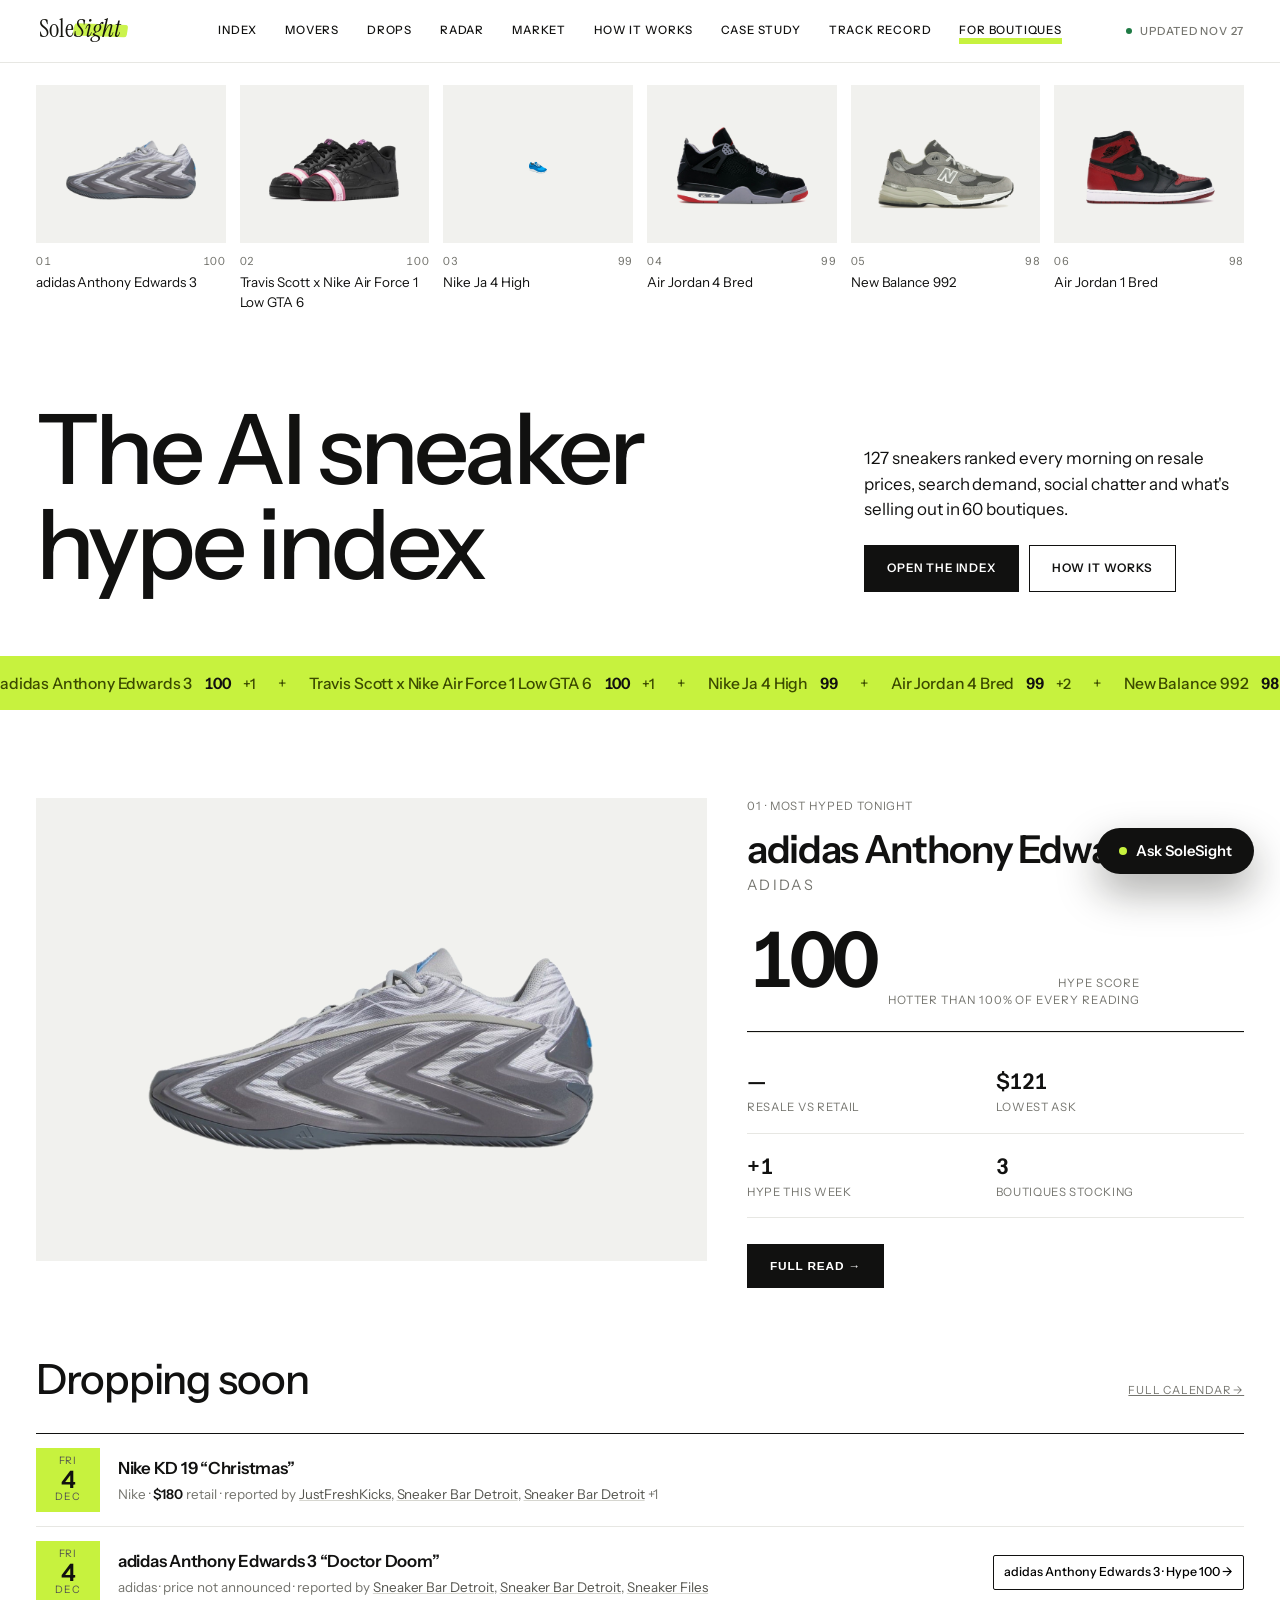
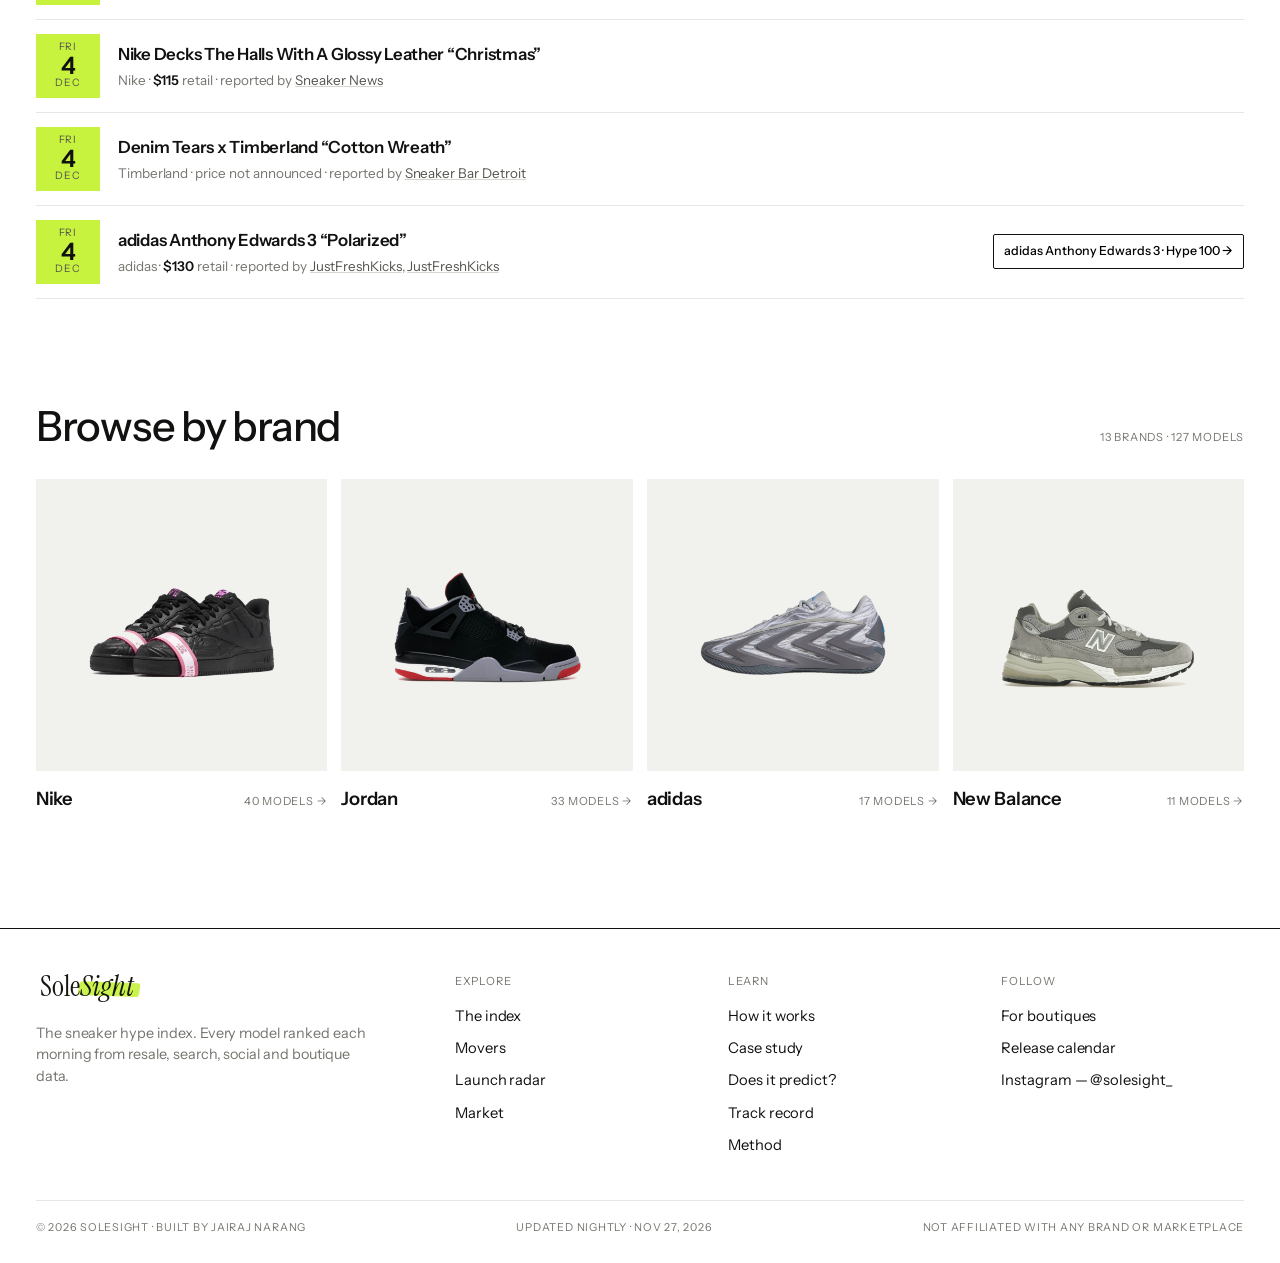
<file: index.html>
<!DOCTYPE html>
<html lang="en">
<head>
  <meta charset="UTF-8" />
  <meta name="viewport" content="width=device-width, initial-scale=1.0, viewport-fit=cover" />
  <title>SoleSight — The AI Sneaker Hype Index</title>
  <meta name="description" content="AI-powered sneaker market intelligence: transformer NLP, machine-learning demand forecasting and predictive analytics, distilled into one 0–100 Hype Score per silhouette by an autonomous nightly pipeline." />
  <link rel="preconnect" href="https://fonts.googleapis.com" />
  <link rel="preconnect" href="https://fonts.gstatic.com" crossorigin />
  <link href="https://fonts.googleapis.com/css2?family=Instrument+Serif:ital@0;1&display=swap" rel="stylesheet" />
  <link href="https://fonts.googleapis.com/css2?family=Instrument+Sans:wdth,wght@75..100,400..700&display=swap" rel="stylesheet" />
  <link rel="icon" href="favicon.ico" sizes="any" />
  <link rel="icon" type="image/png" sizes="64x64" href="favicon.png" />
  <link rel="apple-touch-icon" href="apple-touch-icon.png" />
  <meta property="og:title" content="SoleSight — The AI Sneaker Hype Index" />
  <meta property="og:description" content="100+ sneaker models, 12 brands, one 0–100 Hype Score — refreshed nightly by an autonomous AI pipeline." />
  <meta property="og:image" content="https://solesight.xyz/og.png" />
  <meta property="og:url" content="https://solesight.xyz/" />
  <meta name="twitter:card" content="summary_large_image" />
  <link rel="stylesheet" href="styles.css?v=70" />
</head>
<body>
  <a href="#top" class="skip-link">Skip to content</a>
  <!-- ───────────────── nav ───────────────── -->
  <header class="nav" id="nav">
    <a class="brand" href="index.html" data-page="home" aria-label="SoleSight home">
      <svg class="brand-lockup" viewBox="10 14 286 90" xmlns="http://www.w3.org/2000/svg" role="img" aria-hidden="true">
        <path d="M 134 36 L 280 41 Q 287 41.5 285.5 51 L 282.5 70 Q 281.5 78 273.5 77.5 L 128 72.5 Q 120 72 121.5 62.5 L 125 43 Q 126.5 36 134 36 Z" fill="#C7F23E" opacity="0.92"/>
        <text x="20" y="76" font-family="Instrument Serif, Georgia, serif" font-size="76" fill="#16150F">Sole<tspan font-style="italic">Sight</tspan></text>
      </svg>
    </a>
    <nav class="nav-links">
      <a href="hype-index.html" data-page="hype-index">Index</a>
      <a href="movers.html" data-page="movers">Movers</a>
      <a href="drops.html" data-page="drops">Drops</a>
      <a href="radar.html" data-page="radar">Radar</a>
      <a href="market.html" data-page="market">Market</a>
      <a href="system.html" data-page="system">How it works</a>
      <a href="case-study.html" data-page="case-study">Case study</a>
      <a href="track-record.html" data-page="track-record">Track record</a>
      <a href="boutiques.html" data-page="boutiques" class="nav-cta">For boutiques</a>
    </nav>
    <div class="nav-live"><span class="live-dot"></span> Updated nightly</div>
  </header>

  <main id="top">
    <!-- ───────────────── home: gallery row ───────────────── -->
    <section class="home-row" id="home-row" data-page="home" aria-label="Tonight's top six"></section>

    <section class="home-head" data-page="home">
      <h1 class="home-title">The AI sneaker<br />hype index</h1>
      <div class="home-copy">
        <p id="home-sub">113 sneakers ranked every morning on resale prices,
          search demand, social chatter and what's selling out in <span class="n-stores">60</span> boutiques.</p>
        <div class="home-actions">
          <a href="hype-index.html" data-page="hype-index" class="btn btn-solid">Open the index</a>
          <a href="system.html" data-page="system" class="btn btn-ghost">How it works</a>
        </div>
      </div>
    </section>

    <!-- live strip — top of the index with weekly change -->
    <section class="ticker" data-page="home" aria-hidden="true">
      <div class="ticker-track" id="ticker-track"></div>
    </section>

    <!-- #1 tonight, with the 360° spin when we have the frames -->
    <section class="home-feature" id="hero-feature" data-page="home"></section>

    <section class="home-drops empty" id="home-drops" data-page="home">
      <div class="home-sec-head"><h2 class="home-h2">Dropping soon</h2>
        <a class="home-sec-meta" href="drops.html" data-page="drops">Full calendar →</a></div>
      <div class="hd-list" id="hd-list"></div>
    </section>

    <section class="home-brands" data-page="home">
      <div class="home-sec-head"><h2 class="home-h2">Browse by brand</h2>
        <span class="home-sec-meta" id="brands-meta"></span></div>
      <div class="brand-tiles" id="brand-tiles"></div>
    </section>

    <!-- ───────────────── controls ───────────────── -->
    <section class="controls" id="index" data-page="hype-index">
      <div class="controls-head">
        <h2 class="section-title">The Index</h2>
        <div class="sort">
          <span class="sort-label">Rank by</span>
          <div class="seg" id="sort-seg">
            <button data-sort="hype" class="on">Hype</button>
            <button data-sort="momentum">Momentum</button>
            <button data-sort="resale_premium" title="Resale price ÷ retail">Premium</button>
            <button data-sort="resale_last" title="Median eBay asking price for a new pair">Price</button>
            <button data-sort="buzz">Buzz</button>
          </div>
        </div>
      </div>
      <div class="chips" id="brand-chips"></div>
      <div class="chips chips-cats" id="cat-chips"></div>
      <div class="stage-note" id="stage-note" hidden></div>
    </section>

    <!-- podium (top 3) -->
    <section class="podium" id="podium" data-page="hype-index"></section>

    <!-- ranked list -->
    <section class="board" id="board" data-page="hype-index"></section>
    <div class="board-foot" id="board-foot" data-page="hype-index"></div>

    <!-- ───────────────── movers ───────────────── -->
    <section class="movers-wrap" id="movers" data-page="movers">
      <h2 class="section-title">This week's movers</h2>
      <p class="section-sub" id="movers-sub"></p>
      <div class="movers" id="movers-grid"></div>
    </section>

    <!-- ───────────── launch radar ───────────── -->
    <section class="radar" id="radar" data-page="radar">
      <h2 class="section-title">Launch <em>radar</em></h2>
      <p class="section-sub">What's hot right now — the shoes peaking and climbing
        on the index tonight, and the signal behind each one. Then where every
        model sits in its hype lifecycle, and the search spikes the data caught.</p>
      <div class="radar-head"><h3>On fire right now</h3>
        <span>Peaking or climbing on the Hype Score — tap a shoe for the full read</span></div>
      <div class="radar-hot" id="radar-hot"></div>
      <div class="radar-head"><h3>Where every shoe sits</h3>
        <span>Stage comes from each shoe's Hype Score path — tap one to filter the index</span></div>
      <div class="radar-stages" id="radar-stages"></div>
      <div class="radar-head"><h3>Search spikes</h3>
        <span>Days a shoe's search interest jumped to 3×+ its 90-day baseline</span></div>
      <div class="radar-events" id="radar-events"></div>
      <div class="discovery" id="discovery"><!-- filled by JS --></div>
    </section>

    <!-- ───────────── market intelligence ───────────── -->
    <section class="market" id="market" data-page="market">
      <h2 class="section-title">Market <em>intelligence</em></h2>
      <p class="section-sub">The analyst view — every brand and category in the
        index, rolled up: average hype, resale premium over retail, search
        momentum and share of the top&nbsp;10.</p>
      <div class="mkt-table" id="mkt-brands"></div>
      <div class="mkt-cats" id="mkt-cats"></div>
      <h3 class="nm-h" id="sizes">Which sizes sell</h3>
      <p class="section-sub">Every tracked shoe at every tracked boutique, added up: the share of sell-outs that happen in
        each size. Open any shoe for its own size breakdown.</p>
      <div class="bt tr sz-market" id="sz-market"></div>
    </section>

    <!-- ───────────────── track record ───────────────── -->
    <section class="bt tr" id="track-record" data-page="track-record">
      <h2 class="section-title">Track <em>record</em></h2>
      <p class="section-sub">Every "likely to cool" call the 30-day outlook makes, checked against what
        happened next. Proof, not promises.</p>
      <div id="tr-body"><!-- filled by JS from data.json --></div>
    </section>

    <!-- ───────────────── case study ───────────────── -->
    <section class="case" id="case" data-page="case-study">
      <h2 class="section-title">Case study: one shoe's climb</h2>
      <div class="case-body" id="case-body"><!-- filled by JS from stored data --></div>
    </section>

    <!-- ───────────── release calendar ───────────── -->
    <section class="drops" id="drops" data-page="drops">
      <h2 class="section-title">Release calendar</h2>
      <p class="section-sub ms-lede">Upcoming sneaker drops, collected every night from the
        sneaker press. Dates and prices are as reported — releases slip, so check the
        retailer before you plan around one.</p>
      <div class="dr-controls">
        <div class="seg" id="dr-when">
          <button data-when="all" class="on">All upcoming</button>
          <button data-when="week">Next 7 days</button>
          <button data-when="month">Next 30 days</button>
        </div>
        <select id="dr-brand" aria-label="Brand"></select>
      </div>
      <p class="dr-model" id="dr-model"></p>
      <div id="dr-list"></div>
    </section>

    <!-- ───────────── for boutiques: inventory → reorder report ───────────── -->
    <section class="bq" id="boutiques" data-page="boutiques">
      <h2 class="section-title">For boutiques</h2>
      <p class="section-sub ms-lede">Upload your inventory and see what to reorder tonight —
        which shoes, which sizes, which colorways, what competitors charge and where resale
        prices are heading — scored against the whole market.</p>
      <div class="acct" id="acct" hidden>
        <div id="acct-out">
          <b>Save your store and get this report every Monday</b>
          <div class="acct-row"><input type="email" id="acct-login" placeholder="you@yourstore.com" autocomplete="email" />
            <button class="btn btn-solid" id="acct-send" type="button">Email me a sign-in link</button></div>
          <small>No password — we email you a link. Optional: without an account, your file never leaves your browser.</small>
        </div>
        <div id="acct-in" hidden>
          <div class="acct-top"><b>Your store</b><span>Signed in as <span id="acct-who"></span> ·
            <button class="acct-link" id="acct-signout" type="button">Sign out</button></span></div>
          <div class="acct-grid">
            <label>Store name <input id="acct-name" placeholder="e.g. Laced Up" /></label>
            <label>Send Monday's report to <input type="email" id="acct-email" /></label>
            <label class="acct-check"><input type="checkbox" id="acct-weekly" /> Email me the reorder report every Monday</label>
          </div>
          <div class="acct-row">
            <button class="btn btn-ghost" id="acct-save" type="button">Save settings</button>
            <button class="btn btn-solid" id="acct-saveinv" type="button">Save loaded inventory to my account</button>
            <button class="btn btn-ghost" id="acct-load" type="button" hidden>Load my saved inventory</button>
          </div>
          <small id="acct-last"></small>
        </div>
        <p class="acct-msg" id="acct-msg"></p>
      </div>

      <label class="bq-drop" id="bq-drop">
        <input type="file" id="bq-file" accept=".csv,text/csv" />
        <b>Drop your inventory CSV here</b>
        <span>or click to choose a file · Shopify exports work as-is</span>
      </label>
      <div class="bq-row">
        <label class="bq-store-pick">Your store
          <select id="bq-store"></select></label>
        <label class="bq-store-pick">Your state
          <select id="bq-state"></select></label>
      </div>
      <div class="bq-row">
        <button class="btn btn-solid" id="bq-sample" type="button">Try it with a sample inventory</button>
        <span class="bq-private">Your file is read in your browser. It's never uploaded or stored.</span>
      </div>
      <details class="bq-how">
        <summary>What file works?</summary>
        <p><b>From Shopify:</b> Products → Export → "All products" → CSV, or Products → Inventory → Export.
          Either works without editing.</p>
        <p><b>Any spreadsheet:</b> one row per shoe and size, with columns for the product name,
          size and quantity in stock. Optional: a style code (e.g. FV5029-100) for exact matching,
          a colorway, your selling price (to compare against competitors), and units sold in the
          last 30 days for advice specific to your store.</p>
        <p><b>Competitor data</b> comes from the public product listings of the <span class="n-stores">60</span> boutiques
          SoleSight tracks, refreshed nightly.</p>
      </details>
      <div id="bq-out"></div>

      <div class="bc" id="bc">
        <h3 class="bq-h">Buy-price calculator</h3>
        <p class="bq-fine">What to pay a seller for a pair, by size: what that size sells for on eBay and Stadium Goods,
          minus your fees and the margin you want. Built for consignment and resale shops.</p>
        <div class="bc-form">
          <label class="bc-shoe">Shoe
            <input id="bc-shoe" list="bc-shoes" placeholder="Start typing — e.g. Kobe 6 Grinch" autocomplete="off" />
            <datalist id="bc-shoes"></datalist></label>
          <label>Condition
            <select id="bc-cond"><option value="Deadstock">New (deadstock)</option><option value="Used">Used</option></select></label>
          <label>Price off
            <select id="bc-src"><option value="ebay">eBay asks</option><option value="sold">eBay sold (90 days)</option><option value="sg">Stadium Goods</option>
              <option value="low">Lower of the two</option></select>
            <small>Sold = what pairs went for; Stadium Goods = new pairs only</small></label>
          <label>Your selling fees <span><input id="bc-fee" type="number" min="0" max="40" step="0.5" value="3" />%</span>
            <small>~3% in store (card fees); online marketplaces often 10–15% — check yours</small></label>
          <label>Margin you want <span><input id="bc-margin" type="number" min="0" max="80" step="1" value="25" />%</span>
            <small>of the sale price</small></label>
          <label>You expect to sell at <span><input id="bc-real" type="number" min="50" max="110" step="1" value="90" />%</span>
            <small>of the ask — asks run above what pairs actually sell for</small></label>
          <label class="bc-check"><input id="bc-outlook" type="checkbox" checked />
            Use the 30-day forecast when prices are expected to fall</label>
        </div>
        <div id="bc-out"></div>
      </div>

      <div class="bc dp" id="dp">
        <h3 class="bq-h">Plan a drop</h3>
        <p class="bq-fine">How many pairs to order in each size for an upcoming release. Pick the drop and your total pairs.</p>
        <div class="bc-form">
          <label class="bc-shoe">Upcoming drop
            <select id="dp-drop"></select></label>
          <label>Total pairs <span><input id="dp-pairs" type="number" min="1" max="2000" step="1" value="24" /></span>
            <small>across all sizes</small></label>
        </div>
        <div id="dp-out"></div>
      </div>
    </section>

    <!-- ───────────── does it predict? (backtest) ───────────── -->
    <section class="bt" id="predict" data-page="predict">
      <h2 class="section-title">Does it actually <em>predict?</em></h2>
      <p class="section-sub">One case study is an anecdote. So the momentum
        engine — the Hype Score's heaviest input — is backtested across every
        model's full search history: thousands of historical checks asking one
        question, <em>when a shoe was flagged rising, did that demand still hold
        weeks later?</em></p>
      <div class="bt-body" id="bt-body"><!-- filled by JS from data.json --></div>
      <div class="nm-body" id="nm-body"><!-- next month: signal test + 30-day outlook --></div>
    </section>


    <!-- ───────────── system ───────────── -->
    <section class="sys" id="system" data-page="system">
      <h2 class="section-title">How it's <em>built</em></h2>
      <p class="section-sub">An end-to-end system: nine live data feeds, one
        autonomous nightly pipeline, zero servers — the platform publishes
        itself while its builder sleeps.</p>
      <div class="sys-flow">
        <div class="sys-step reveal"><span class="sys-n">01</span><h3>Collect</h3>
          <p>Google Trends, eBay (US · UK · DE), Bluesky, Mastodon, YouTube,
            Google News + sneaker press, Wikipedia and <span class="n-stores">60</span> boutique feeds —
            every adapter degrades gracefully if a source refuses.</p></div>
        <div class="sys-step reveal"><span class="sys-n">02</span><h3>Store</h3>
          <p>One SQLite database, saved after every nightly run — with the
            previous night's copy and weekly snapshots kept as backups.</p></div>
        <div class="sys-step reveal"><span class="sys-n">03</span><h3>Understand</h3>
          <p>A RoBERTa transformer scores community sentiment; Prophet fits a
            30-day demand forecast with confidence bands per model.</p></div>
        <div class="sys-step reveal"><span class="sys-n">04</span><h3>Detect</h3>
          <p>Launch Radar flags demand spikes ≥3× each model's trailing
            baseline and labels every lifecycle stage.</p></div>
        <div class="sys-step reveal"><span class="sys-n">05</span><h3>Score &amp; explain</h3>
          <p>Four weighted signals blend into a 0–100 Hype Score, plus a
            plain-English insight per model.</p></div>
        <div class="sys-step reveal"><span class="sys-n">06</span><h3>Publish</h3>
          <p>Everything lands in one static <code>data.json</code>; GitHub
            Actions redeploys this site — no human in the loop.</p></div>
      </div>
      <p class="sys-foot">Tool choices, briefly: <b>Prophet</b> because sneaker
        demand is seasonal and per-model history is short · <b>RoBERTa</b>
        because community chatter is noisy short-form text · <b>SQLite + one
        static JSON</b> because zero infrastructure is a feature, not a
        compromise.</p>
      <p class="sys-roster"><span>The boutique network</span>
        Kith · Undefeated · A Ma Manière · Union LA · Extra Butter ·
        Nice Kicks · Packer · Notre · Xhibition · Bodega · Concepts · Feature ·
        Lapstone &amp; Hammer · Social Status · Sneaker Politics · Kickclusive ·
        Soled Out · Showtime · Sneakerprovider — shelf
        availability polled nightly from each store's public product feed.</p>

      <!-- signal provenance — every score input traced to its source -->
      <h3 class="prov-title">Signal provenance — every number, traced</h3>
      <p class="prov-sub">The Hype Score is four weighted signals. Here's exactly
        where each one comes from and how live it is — nothing black-box.</p>
      <div class="prov">
        <div class="prov-row prov-head">
          <span>Component</span><span>Data source</span><span>Stored / fetched</span><span>Status</span>
        </div>
        <div class="prov-row">
          <span><b>Resale premium</b> <i>.26</i></span>
          <span>eBay Browse API — deadstock (new/unworn) asks ÷ retail MSRP · US, UK &amp; DE markets, USD-converted</span>
          <span><code>resale</code> ← resale.py</span>
          <span><em class="sig-badge live">live</em></span>
        </div>
        <div class="prov-row">
          <span><b>Search demand</b> <i>.42</i></span>
          <span>Google Trends — two parts: growth, the last 14 days vs. the 14 before (.24), and level vs. the shoe's own peak (.18)</span>
          <span><code>trends</code> ← google_trends.py</span>
          <span><em class="sig-badge live">live</em></span>
        </div>
        <div class="prov-row">
          <span><b>Social buzz</b> <i>.20</i></span>
          <span>Last 14 days, ranked against every tracked shoe: press outlets naming it (.40), YouTube views on new videos (.35), Bluesky, Reddit + Mastodon posts (.25) · Instagram/TikTok not included (no usable API)</span>
          <span><code>press</code>, <code>social</code> ← press.py, social.py</span>
          <span><em class="sig-badge live">live</em></span>
        </div>
        <div class="prov-row">
          <span><b>Community mood</b> <i>.12</i></span>
          <span>Bluesky + Mastodon + Reddit + YouTube comments, scored by RoBERTa</span>
          <span><code>reddit_posts</code> ← sentiment.py</span>
          <span><em class="sig-badge live">live</em></span>
        </div>
      </div>
      <p class="prov-note">Context signals shown across the site — Wikipedia
        attention, press coverage &amp; momentum, boutique sell-through — stay
        <em>out</em> of the score until the backtest earns them a weight.</p>
    </section>

    <!-- ───────────────── method ───────────────── -->
    <section class="method" id="method" data-page="method">
      <h2 class="section-title">How the score works</h2>
      <p class="section-sub ms-lede">Every shoe gets one number from 0 to 100.
        <b>A 99 means it's hotter right now than 99% of every score we've ever
        recorded.</b> Higher means hotter. That's it.</p>

      <div class="ms-steps">
        <div class="ms-step reveal"><span class="ms-n">1</span>
          <h3>We check 5 things, every night</h3>
          <p>What it resells for, whether Google searches are rising, how many
            people search for it, how much people post about it, and whether
            they talk about it positively.</p></div>
        <div class="ms-step reveal"><span class="ms-n">2</span>
          <h3>We blend them into one number</h3>
          <p>Resale counts the most, because real money is the strongest
            signal. If a shoe is missing one of the five, it's scored on the
            rest instead of getting a zero.</p></div>
        <div class="ms-step reveal"><span class="ms-n">3</span>
          <h3>We compare it to every score ever</h3>
          <p>That number is ranked against every daily score we've recorded
            since July 2026, so the hottest shoes land in the 90s and a 90
            means the same thing every night.</p></div>
      </div>

      <h3 class="ms-h">The 4 things, and how much each counts</h3>
      <div class="ms-signals">
        <div class="ms-sig reveal"><b>42%</b><span><strong>Search demand</strong> — how much people Google it compared with its own usual, and whether that's going up or down over the last two weeks (growth counts 24%, level 18%).</span></div>
        <div class="ms-sig reveal"><b>26%</b><span><strong>Resale price</strong> — what it's listed for, new, on eBay vs. what it cost in stores.</span></div>
        <div class="ms-sig reveal"><b>20%</b><span><strong>Buzz</strong> — how much a shoe is talked about compared with every other shoe: news outlets covering it, YouTube views and social posts over the last two weeks. Instagram and TikTok aren't included: there's no way to get their data that SoleSight can use.</span></div>
        <div class="ms-sig reveal"><b>12%</b><span><strong>Mood</strong> — are people talking about it positively or negatively? An AI model reads the posts.</span></div>
      </div>

      <h3 class="ms-h">Reading the number</h3>
      <div class="ms-scale">
        <div><b>90–100</b><span>On fire</span></div>
        <div><b>70–89</b><span>Hot</span></div>
        <div><b>40–69</b><span>Steady</span></div>
        <div><b>0–39</b><span>Quiet</span></div>
      </div>

      <details class="tech-method reveal">
        <summary>For the nerds — the full formula, every data source &amp; a worked example</summary>
        <div class="tm-grid">
          <div class="tm-col">
            <h4>The formula</h4>
            <pre>raw   = Σ(wᵢ · vᵢ) / Σ(wᵢ)   over available signals
score = % of all recorded daily raw scores below it</pre>
            <p><b>Why the second line:</b> no shoe maxes all four signals at once,
            so raw scores bunch low — the hottest shoe in the market sits near 50
            raw. The published Hype Score is that raw score's rank against every
            daily score recorded since July 2026, frozen as a fixed reference, so
            <b>99 means hotter than 99% of all readings</b> and a number means the
            same thing every night. Rankings never change — only the scale.</p>
            <p>Every component maps onto 0–100 before weighting:</p>
            <ul>
              <li><b>Search demand</b> (42%) — two parts from Google Trends, each mapped to 0–100 and weighted inside it as below; if one part is missing, the other carries only its own weight.</li>
              <li><b>· Level</b> (18%) — Google's 0–100 index, 14-day mean. Relative to each model's own peak, so it measures <em>how hot the model is vs. itself</em>, not raw volume across models.</li>
              <li><b>· Growth</b> (24%) — recent 14d vs. prior 14d percent change, mapped as <code>50 + Δ% × 0.8</code>, clamped to [0, 100]. Saturates at roughly ±62%. Skipped when the prior two weeks average under 5 on Google's scale — a percent change off a baseline that thin is noise, not signal<span id="mom-missing"></span>; those models are scored on their other signals.</li>
              <li><b>Resale premium</b> — median price ÷ retail MSRP, mapped linearly from 0.8× (→ 0) to 2.6× (→ 100). The clamp caps extreme listings; prices are decile-trimmed before the median to drop fakes and typo listings. A model with no known retail price contributes nothing (see missing signals).</li>
              <li><b>Buzz</b> — how much the shoe is talked about over the last 14 days <em>compared with every other tracked shoe</em>. Three kinds of talk, each turned into a percentile across shoes (0 = none, 100 = the most): news outlets whose headline names it (40%), YouTube views on videos posted in the window (35%), Bluesky, Reddit and Mastodon posts (25%). A story only counts for a shoe when its headline names that shoe, and goes to the most specific tracked shoe it names.</li>
              <li><b>Community mood</b> — per-post transformer sentiment <code>P(pos) − P(neg)</code> ∈ [−1, 1], averaged over all scored posts, mapped to 0–100.</li>
            </ul>
            <p><b>Missing signals:</b> weights renormalize over whatever is present —
            a model missing resale data is scored fairly on the rest, never
            implicitly zeroed. <b>Update cadence:</b> search &amp; forecasts nightly
            (stalest-first); other signals refresh whenever their source runs.
            <b>Baseline window:</b> each model carries ~269 days of daily history.</p>
          </div>
          <div class="tm-col">
            <h4>Worked example — today's #1</h4>
            <div id="worked-example"><!-- filled by JS with live numbers --></div>
          </div>
        </div>
      </details>

      <div class="limits reveal">
        <h4>What the score can't see (yet)</h4>
        <ul>
          <li>Resale uses <b>asking prices</b> on eBay, not final sale prices —
            sold-price data is only available through paid partnerships.</li>
          <li>Google search numbers show how hot a shoe is <b>compared with its
            own history</b>, not how many people search in total.</li>
          <li>Mood comes from YouTube, Bluesky, Reddit and Mastodon; buzz from those plus press coverage. Instagram
            and TikTok aren't included — there's no way to get their data that SoleSight can use.</li>
          <li>Wikipedia views and boutique sell-outs show on each
            shoe's page but <b>don't count toward the score</b> until we've
            tested that they make it more accurate.</li>
        </ul>
      </div>
    </section>
  </main>

  <footer class="footer">
    <div class="footer-grid">
      <div class="footer-about">
        <a class="brand" href="index.html" data-page="home" aria-label="SoleSight home">
          <svg class="brand-lockup" viewBox="10 14 286 90" xmlns="http://www.w3.org/2000/svg" role="img" aria-hidden="true">
            <path d="M 134 36 L 280 41 Q 287 41.5 285.5 51 L 282.5 70 Q 281.5 78 273.5 77.5 L 128 72.5 Q 120 72 121.5 62.5 L 125 43 Q 126.5 36 134 36 Z" fill="#C7F23E" opacity="0.92"/>
            <text x="20" y="76" font-family="Instrument Serif, Georgia, serif" font-size="76" fill="#16150F">Sole<tspan font-style="italic">Sight</tspan></text>
          </svg>
        </a>
        <p>The sneaker hype index. Every model ranked each morning from resale,
          search, social and boutique data.</p>
      </div>
      <div class="footer-col"><span class="footer-h">Explore</span>
        <a href="hype-index.html" data-page="hype-index">The index</a>
        <a href="movers.html" data-page="movers">Movers</a>
        <a href="radar.html" data-page="radar">Launch radar</a>
        <a href="market.html" data-page="market">Market</a></div>
      <div class="footer-col"><span class="footer-h">Learn</span>
        <a href="system.html" data-page="system">How it works</a>
        <a href="case-study.html" data-page="case-study">Case study</a>
        <a href="predict.html" data-page="predict">Does it predict?</a>
        <a href="track-record.html" data-page="track-record">Track record</a>
        <a href="method.html" data-page="method">Method</a></div>
      <div class="footer-col"><span class="footer-h">Follow</span>
        <a href="boutiques.html" data-page="boutiques">For boutiques</a>
        <a href="drops.html" data-page="drops">Release calendar</a>
        <a href="https://www.instagram.com/solesight_/" target="_blank" rel="noopener">Instagram — @solesight_</a></div>
    </div>
    <div class="footer-base">
      <span>&copy; 2026 SoleSight · Built by Jairaj Narang</span>
      <span id="footer-updated">Updated nightly</span>
      <span>Not affiliated with any brand or marketplace</span>
    </div>
  </footer>

  <!-- ───────────────── detail overlay ───────────────── -->
  <div class="sheet-backdrop" id="sheet-backdrop"></div>
  <aside class="sheet" id="sheet" aria-hidden="true" role="dialog" aria-modal="true"
    aria-labelledby="sheet-title" tabindex="-1"></aside>

  <script src="app.js?v=64"></script>
  <script src="config.js?v=1"></script>
  <script src="boutique.js?v=31"></script>
  <script src="account.js?v=1"></script>
  <script src="ask.js?v=2"></script>
</body>
</html>
</file>
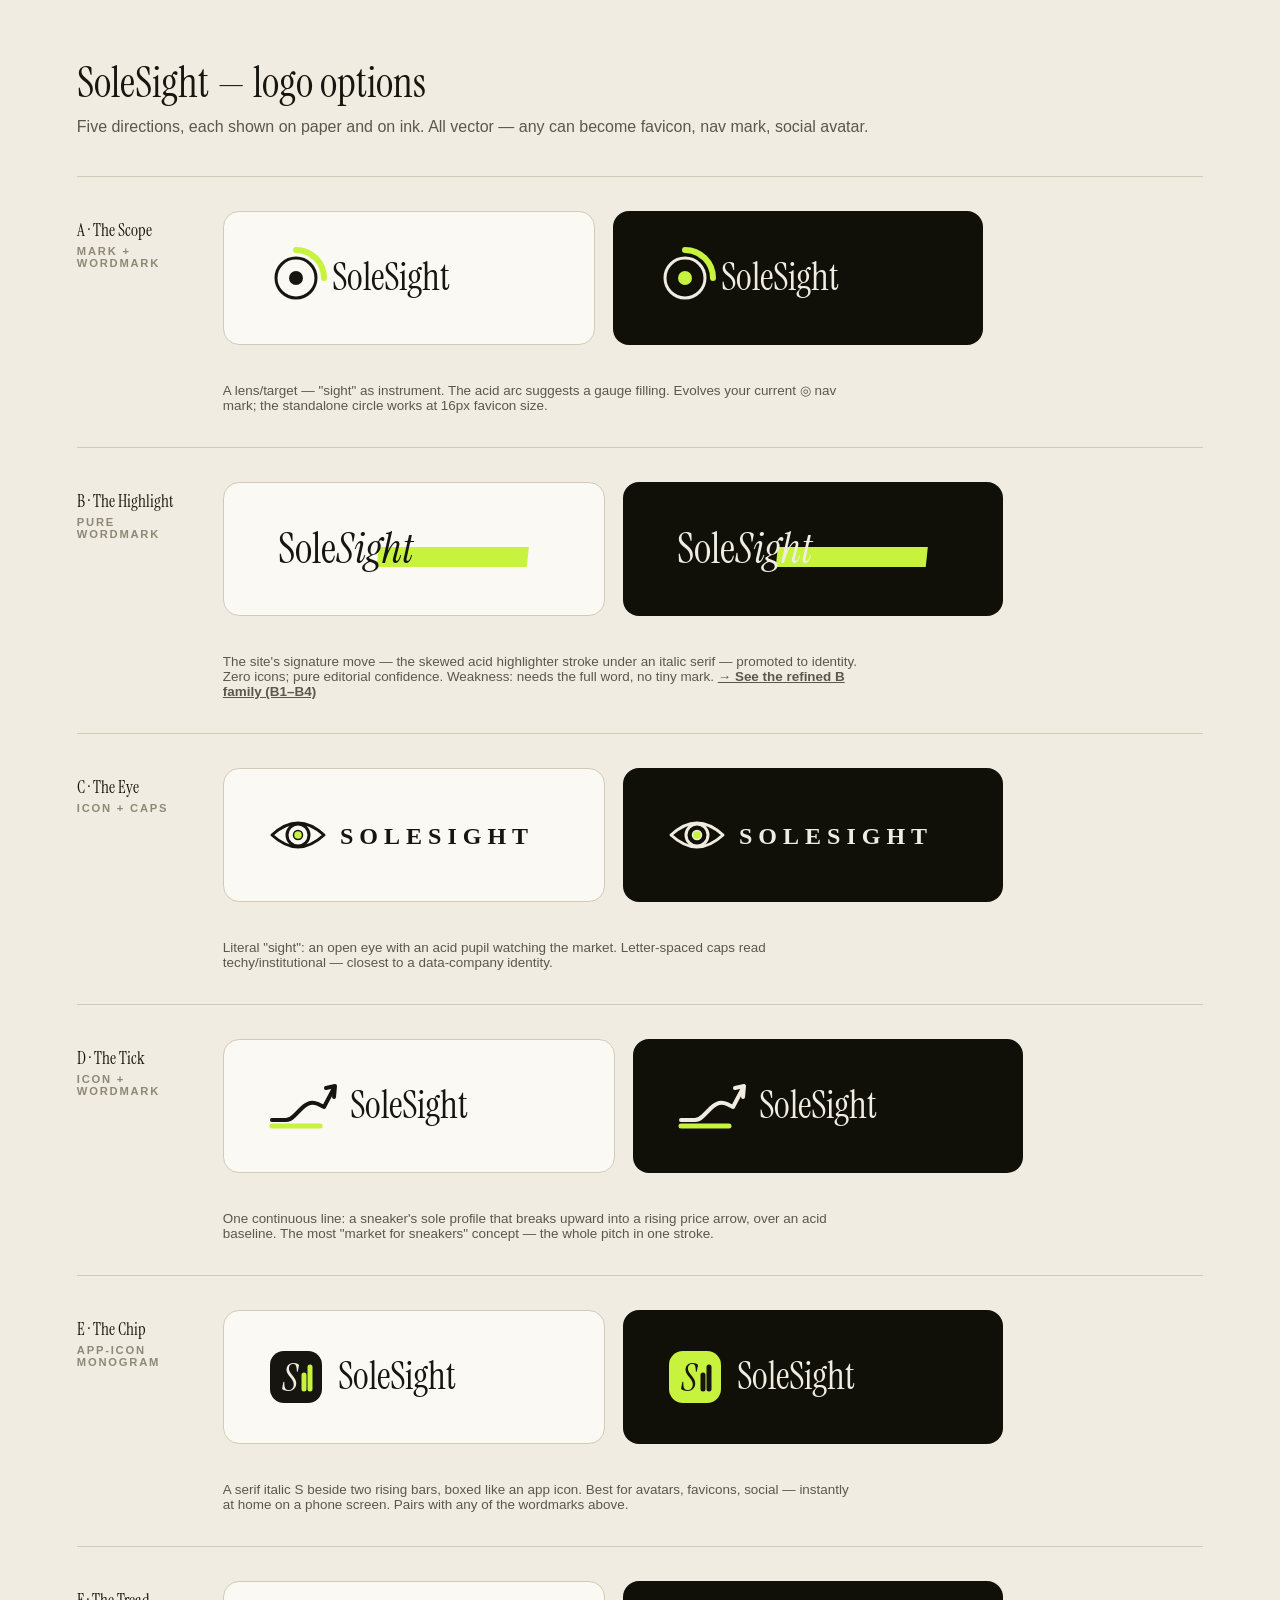
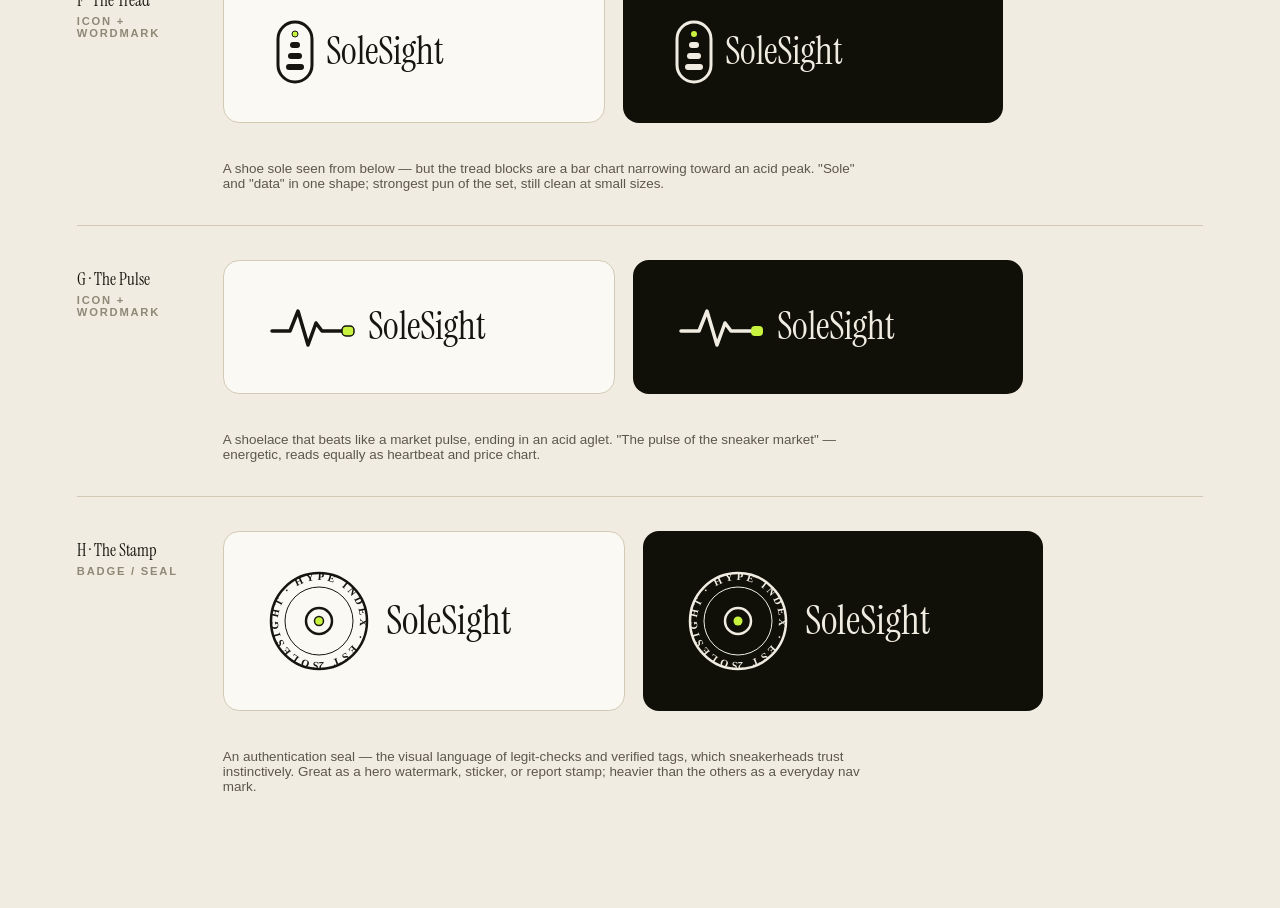
<file: branding/index.html>
<!DOCTYPE html>
<html lang="en">
<head>
<meta charset="UTF-8" />
<meta name="viewport" content="width=device-width, initial-scale=1.0" />
<title>SoleSight — logo options</title>
<link href="https://fonts.googleapis.com/css2?family=Instrument+Serif:ital@0;1&display=swap" rel="stylesheet" />
<link href="https://api.fontshare.com/v2/css?f[]=general-sans@400,500,600,700&display=swap" rel="stylesheet" />
<style>
  :root { --canvas:#F1ECE1; --paper:#FBF9F3; --ink:#16150F; --ink2:#5C574C;
          --ink3:#8E8877; --line:#D3CAB6; --acid:#C7F23E; }
  * { box-sizing: border-box; margin: 0; }
  body { background: var(--canvas); font-family: 'General Sans', sans-serif;
         color: var(--ink); padding: 56px 6vw 80px; }
  h1 { font-family: 'Instrument Serif', serif; font-weight: 400; font-size: 2.6rem; }
  .sub { color: var(--ink2); margin: 8px 0 40px; }
  .opt { display: grid; grid-template-columns: 120px 1fr; gap: 26px;
         align-items: start; padding: 34px 0; border-top: 1px solid var(--line); }
  .opt-tag { font-size: .7rem; font-weight: 700; letter-spacing: .16em;
             text-transform: uppercase; color: var(--ink3); padding-top: 8px; }
  .opt-tag b { display:block; font-size: 1.05rem; color: var(--ink);
               letter-spacing: 0; text-transform: none; margin-bottom: 4px;
               font-family: 'Instrument Serif', serif; font-weight: 400; }
  .swatches { display: flex; flex-wrap: wrap; gap: 18px; }
  .sw { border-radius: 16px; padding: 34px 40px; display: flex;
        align-items: center; justify-content: center; min-width: 300px; }
  .sw.light { background: var(--paper); border: 1px solid var(--line); }
  .sw.dark  { background: #101008; }
  .note { grid-column: 2; font-size: .84rem; color: var(--ink2); margin-top: 12px; max-width: 640px; }
</style>
</head>
<body>
  <h1>SoleSight — logo options</h1>
  <p class="sub">Five directions, each shown on paper and on ink. All vector — any can become favicon, nav mark, social avatar.</p>

  <!-- A · The Scope -->
  <div class="opt">
    <div class="opt-tag"><b>A · The Scope</b>mark + wordmark</div>
    <div class="swatches">
      <div class="sw light">
        <svg width="290" height="64" viewBox="0 0 290 64" xmlns="http://www.w3.org/2000/svg">
          <circle cx="32" cy="32" r="20" fill="none" stroke="#16150F" stroke-width="3"/>
          <circle cx="32" cy="32" r="7" fill="#16150F"/>
          <path d="M 32 4 A 28 28 0 0 1 60 32" fill="none" stroke="#C7F23E" stroke-width="6" stroke-linecap="round"/>
          <text x="68" y="44" font-family="Instrument Serif" font-size="38" fill="#16150F">SoleSight</text>
        </svg>
      </div>
      <div class="sw dark">
        <svg width="290" height="64" viewBox="0 0 290 64" xmlns="http://www.w3.org/2000/svg">
          <circle cx="32" cy="32" r="20" fill="none" stroke="#F1ECE1" stroke-width="3"/>
          <circle cx="32" cy="32" r="7" fill="#C7F23E"/>
          <path d="M 32 4 A 28 28 0 0 1 60 32" fill="none" stroke="#C7F23E" stroke-width="6" stroke-linecap="round"/>
          <text x="68" y="44" font-family="Instrument Serif" font-size="38" fill="#F1ECE1">SoleSight</text>
        </svg>
      </div>
    </div>
    <p class="note">A lens/target — "sight" as instrument. The acid arc suggests a gauge filling. Evolves your current ◎ nav mark; the standalone circle works at 16px favicon size.</p>
  </div>

  <!-- B · The Highlight -->
  <div class="opt">
    <div class="opt-tag"><b>B · The Highlight</b>pure wordmark</div>
    <div class="swatches">
      <div class="sw light">
        <svg width="300" height="64" viewBox="0 0 300 64" xmlns="http://www.w3.org/2000/svg">
          <rect x="118" y="30" width="150" height="20" fill="#C7F23E" transform="skewX(-6)"/>
          <text x="14" y="46" font-family="Instrument Serif" font-size="42" fill="#16150F">Sole<tspan font-style="italic">Sight</tspan></text>
        </svg>
      </div>
      <div class="sw dark">
        <svg width="300" height="64" viewBox="0 0 300 64" xmlns="http://www.w3.org/2000/svg">
          <rect x="118" y="30" width="150" height="20" fill="#C7F23E" transform="skewX(-6)"/>
          <text x="14" y="46" font-family="Instrument Serif" font-size="42" fill="#F1ECE1">Sole<tspan font-style="italic" fill="#F1ECE1">Sight</tspan></text>
        </svg>
      </div>
    </div>
    <p class="note">The site's signature move — the skewed acid highlighter stroke under an italic serif — promoted to identity. Zero icons; pure editorial confidence. Weakness: needs the full word, no tiny mark. <b><a href="b.html" style="color:inherit; text-decoration:underline">→ See the refined B family (B1–B4)</a></b></p>
  </div>

  <!-- C · The Eye -->
  <div class="opt">
    <div class="opt-tag"><b>C · The Eye</b>icon + caps</div>
    <div class="swatches">
      <div class="sw light">
        <svg width="300" height="64" viewBox="0 0 300 64" xmlns="http://www.w3.org/2000/svg">
          <path d="M 8 32 Q 34 8 60 32 Q 34 56 8 32 Z" fill="none" stroke="#16150F" stroke-width="3" stroke-linejoin="round"/>
          <circle cx="34" cy="32" r="11" fill="none" stroke="#16150F" stroke-width="3"/>
          <circle cx="34" cy="32" r="4.5" fill="#C7F23E" stroke="#16150F" stroke-width="1.5"/>
          <text x="76" y="41" font-family="General Sans" font-weight="600" font-size="24" letter-spacing="6" fill="#16150F">SOLESIGHT</text>
        </svg>
      </div>
      <div class="sw dark">
        <svg width="300" height="64" viewBox="0 0 300 64" xmlns="http://www.w3.org/2000/svg">
          <path d="M 8 32 Q 34 8 60 32 Q 34 56 8 32 Z" fill="none" stroke="#F1ECE1" stroke-width="3" stroke-linejoin="round"/>
          <circle cx="34" cy="32" r="11" fill="none" stroke="#F1ECE1" stroke-width="3"/>
          <circle cx="34" cy="32" r="4.5" fill="#C7F23E" stroke="#F1ECE1" stroke-width="1.5"/>
          <text x="76" y="41" font-family="General Sans" font-weight="600" font-size="24" letter-spacing="6" fill="#F1ECE1">SOLESIGHT</text>
        </svg>
      </div>
    </div>
    <p class="note">Literal "sight": an open eye with an acid pupil watching the market. Letter-spaced caps read techy/institutional — closest to a data-company identity.</p>
  </div>

  <!-- D · The Tick -->
  <div class="opt">
    <div class="opt-tag"><b>D · The Tick</b>icon + wordmark</div>
    <div class="swatches">
      <div class="sw light">
        <svg width="310" height="64" viewBox="0 0 310 64" xmlns="http://www.w3.org/2000/svg">
          <path d="M 8 46 L 22 46 Q 26 46 30 42 L 38 34 Q 46 26 54 30 L 60 33 L 70 14"
                fill="none" stroke="#16150F" stroke-width="4" stroke-linecap="round" stroke-linejoin="round"/>
          <path d="M 62 14 L 71 12 L 70 23" fill="none" stroke="#16150F" stroke-width="4" stroke-linecap="round" stroke-linejoin="round"/>
          <path d="M 8 52 L 56 52" stroke="#C7F23E" stroke-width="5" stroke-linecap="round"/>
          <text x="86" y="44" font-family="Instrument Serif" font-size="38" fill="#16150F">SoleSight</text>
        </svg>
      </div>
      <div class="sw dark">
        <svg width="310" height="64" viewBox="0 0 310 64" xmlns="http://www.w3.org/2000/svg">
          <path d="M 8 46 L 22 46 Q 26 46 30 42 L 38 34 Q 46 26 54 30 L 60 33 L 70 14"
                fill="none" stroke="#F1ECE1" stroke-width="4" stroke-linecap="round" stroke-linejoin="round"/>
          <path d="M 62 14 L 71 12 L 70 23" fill="none" stroke="#F1ECE1" stroke-width="4" stroke-linecap="round" stroke-linejoin="round"/>
          <path d="M 8 52 L 56 52" stroke="#C7F23E" stroke-width="5" stroke-linecap="round"/>
          <text x="86" y="44" font-family="Instrument Serif" font-size="38" fill="#F1ECE1">SoleSight</text>
        </svg>
      </div>
    </div>
    <p class="note">One continuous line: a sneaker's sole profile that breaks upward into a rising price arrow, over an acid baseline. The most "market for sneakers" concept — the whole pitch in one stroke.</p>
  </div>

  <!-- E · The Chip -->
  <div class="opt">
    <div class="opt-tag"><b>E · The Chip</b>app-icon monogram</div>
    <div class="swatches">
      <div class="sw light">
        <svg width="300" height="64" viewBox="0 0 300 64" xmlns="http://www.w3.org/2000/svg">
          <rect x="6" y="6" width="52" height="52" rx="14" fill="#16150F"/>
          <text x="18" y="46" font-family="Instrument Serif" font-style="italic" font-size="38" fill="#F1ECE1">S</text>
          <path d="M 40 44 L 40 30 M 46 44 L 46 22" stroke="#C7F23E" stroke-width="5" stroke-linecap="round"/>
          <text x="74" y="44" font-family="Instrument Serif" font-size="38" fill="#16150F">SoleSight</text>
        </svg>
      </div>
      <div class="sw dark">
        <svg width="300" height="64" viewBox="0 0 300 64" xmlns="http://www.w3.org/2000/svg">
          <rect x="6" y="6" width="52" height="52" rx="14" fill="#C7F23E"/>
          <text x="18" y="46" font-family="Instrument Serif" font-style="italic" font-size="38" fill="#16150F">S</text>
          <path d="M 40 44 L 40 30 M 46 44 L 46 22" stroke="#16150F" stroke-width="5" stroke-linecap="round"/>
          <text x="74" y="44" font-family="Instrument Serif" font-size="38" fill="#F1ECE1">SoleSight</text>
        </svg>
      </div>
    </div>
    <p class="note">A serif italic S beside two rising bars, boxed like an app icon. Best for avatars, favicons, social — instantly at home on a phone screen. Pairs with any of the wordmarks above.</p>
  </div>

  <!-- F · The Tread -->
  <div class="opt">
    <div class="opt-tag"><b>F · The Tread</b>icon + wordmark</div>
    <div class="swatches">
      <div class="sw light">
        <svg width="300" height="72" viewBox="0 0 300 72" xmlns="http://www.w3.org/2000/svg">
          <rect x="14" y="6" width="34" height="60" rx="17" fill="none" stroke="#16150F" stroke-width="3"/>
          <rect x="22" y="48" width="18" height="6" rx="3" fill="#16150F"/>
          <rect x="24" y="37" width="14" height="6" rx="3" fill="#16150F"/>
          <rect x="26" y="26" width="10" height="6" rx="3" fill="#16150F"/>
          <rect x="28" y="15" width="6"  height="6" rx="3" fill="#C7F23E" stroke="#16150F" stroke-width="1"/>
          <text x="62" y="48" font-family="Instrument Serif" font-size="38" fill="#16150F">SoleSight</text>
        </svg>
      </div>
      <div class="sw dark">
        <svg width="300" height="72" viewBox="0 0 300 72" xmlns="http://www.w3.org/2000/svg">
          <rect x="14" y="6" width="34" height="60" rx="17" fill="none" stroke="#F1ECE1" stroke-width="3"/>
          <rect x="22" y="48" width="18" height="6" rx="3" fill="#F1ECE1"/>
          <rect x="24" y="37" width="14" height="6" rx="3" fill="#F1ECE1"/>
          <rect x="26" y="26" width="10" height="6" rx="3" fill="#F1ECE1"/>
          <rect x="28" y="15" width="6"  height="6" rx="3" fill="#C7F23E"/>
          <text x="62" y="48" font-family="Instrument Serif" font-size="38" fill="#F1ECE1">SoleSight</text>
        </svg>
      </div>
    </div>
    <p class="note">A shoe sole seen from below — but the tread blocks are a bar chart narrowing toward an acid peak. "Sole" and "data" in one shape; strongest pun of the set, still clean at small sizes.</p>
  </div>

  <!-- G · The Pulse -->
  <div class="opt">
    <div class="opt-tag"><b>G · The Pulse</b>icon + wordmark</div>
    <div class="swatches">
      <div class="sw light">
        <svg width="310" height="64" viewBox="0 0 310 64" xmlns="http://www.w3.org/2000/svg">
          <path d="M 8 36 L 26 36 L 34 16 L 44 50 L 52 28 L 58 36 L 78 36"
                fill="none" stroke="#16150F" stroke-width="3.5" stroke-linecap="round" stroke-linejoin="round"/>
          <rect x="78" y="31" width="12" height="10" rx="4" fill="#C7F23E" stroke="#16150F" stroke-width="1.5"/>
          <text x="104" y="44" font-family="Instrument Serif" font-size="38" fill="#16150F">SoleSight</text>
        </svg>
      </div>
      <div class="sw dark">
        <svg width="310" height="64" viewBox="0 0 310 64" xmlns="http://www.w3.org/2000/svg">
          <path d="M 8 36 L 26 36 L 34 16 L 44 50 L 52 28 L 58 36 L 78 36"
                fill="none" stroke="#F1ECE1" stroke-width="3.5" stroke-linecap="round" stroke-linejoin="round"/>
          <rect x="78" y="31" width="12" height="10" rx="4" fill="#C7F23E"/>
          <text x="104" y="44" font-family="Instrument Serif" font-size="38" fill="#F1ECE1">SoleSight</text>
        </svg>
      </div>
    </div>
    <p class="note">A shoelace that beats like a market pulse, ending in an acid aglet. "The pulse of the sneaker market" — energetic, reads equally as heartbeat and price chart.</p>
  </div>

  <!-- H · The Stamp -->
  <div class="opt">
    <div class="opt-tag"><b>H · The Stamp</b>badge / seal</div>
    <div class="swatches">
      <div class="sw light">
        <svg width="320" height="110" viewBox="0 0 320 110" xmlns="http://www.w3.org/2000/svg">
          <defs><path id="circA" d="M 55 96 A 41 41 0 1 1 55.01 96"/></defs>
          <circle cx="55" cy="55" r="48" fill="none" stroke="#16150F" stroke-width="2.5"/>
          <circle cx="55" cy="55" r="34" fill="none" stroke="#16150F" stroke-width="1"/>
          <text font-family="General Sans" font-weight="700" font-size="10.5" letter-spacing="3" fill="#16150F">
            <textPath href="#circA">SOLESIGHT · HYPE INDEX · EST 2026 ·</textPath></text>
          <circle cx="55" cy="55" r="13" fill="none" stroke="#16150F" stroke-width="2.5"/>
          <circle cx="55" cy="55" r="4.5" fill="#C7F23E" stroke="#16150F" stroke-width="1.5"/>
          <text x="122" y="68" font-family="Instrument Serif" font-size="40" fill="#16150F">SoleSight</text>
        </svg>
      </div>
      <div class="sw dark">
        <svg width="320" height="110" viewBox="0 0 320 110" xmlns="http://www.w3.org/2000/svg">
          <defs><path id="circB" d="M 55 96 A 41 41 0 1 1 55.01 96"/></defs>
          <circle cx="55" cy="55" r="48" fill="none" stroke="#F1ECE1" stroke-width="2.5"/>
          <circle cx="55" cy="55" r="34" fill="none" stroke="#F1ECE1" stroke-width="1"/>
          <text font-family="General Sans" font-weight="700" font-size="10.5" letter-spacing="3" fill="#F1ECE1">
            <textPath href="#circB">SOLESIGHT · HYPE INDEX · EST 2026 ·</textPath></text>
          <circle cx="55" cy="55" r="13" fill="none" stroke="#F1ECE1" stroke-width="2.5"/>
          <circle cx="55" cy="55" r="4.5" fill="#C7F23E"/>
          <text x="122" y="68" font-family="Instrument Serif" font-size="40" fill="#F1ECE1">SoleSight</text>
        </svg>
      </div>
    </div>
    <p class="note">An authentication seal — the visual language of legit-checks and verified tags, which sneakerheads trust instinctively. Great as a hero watermark, sticker, or report stamp; heavier than the others as a everyday nav mark.</p>
  </div>
</body>
</html>
</file>
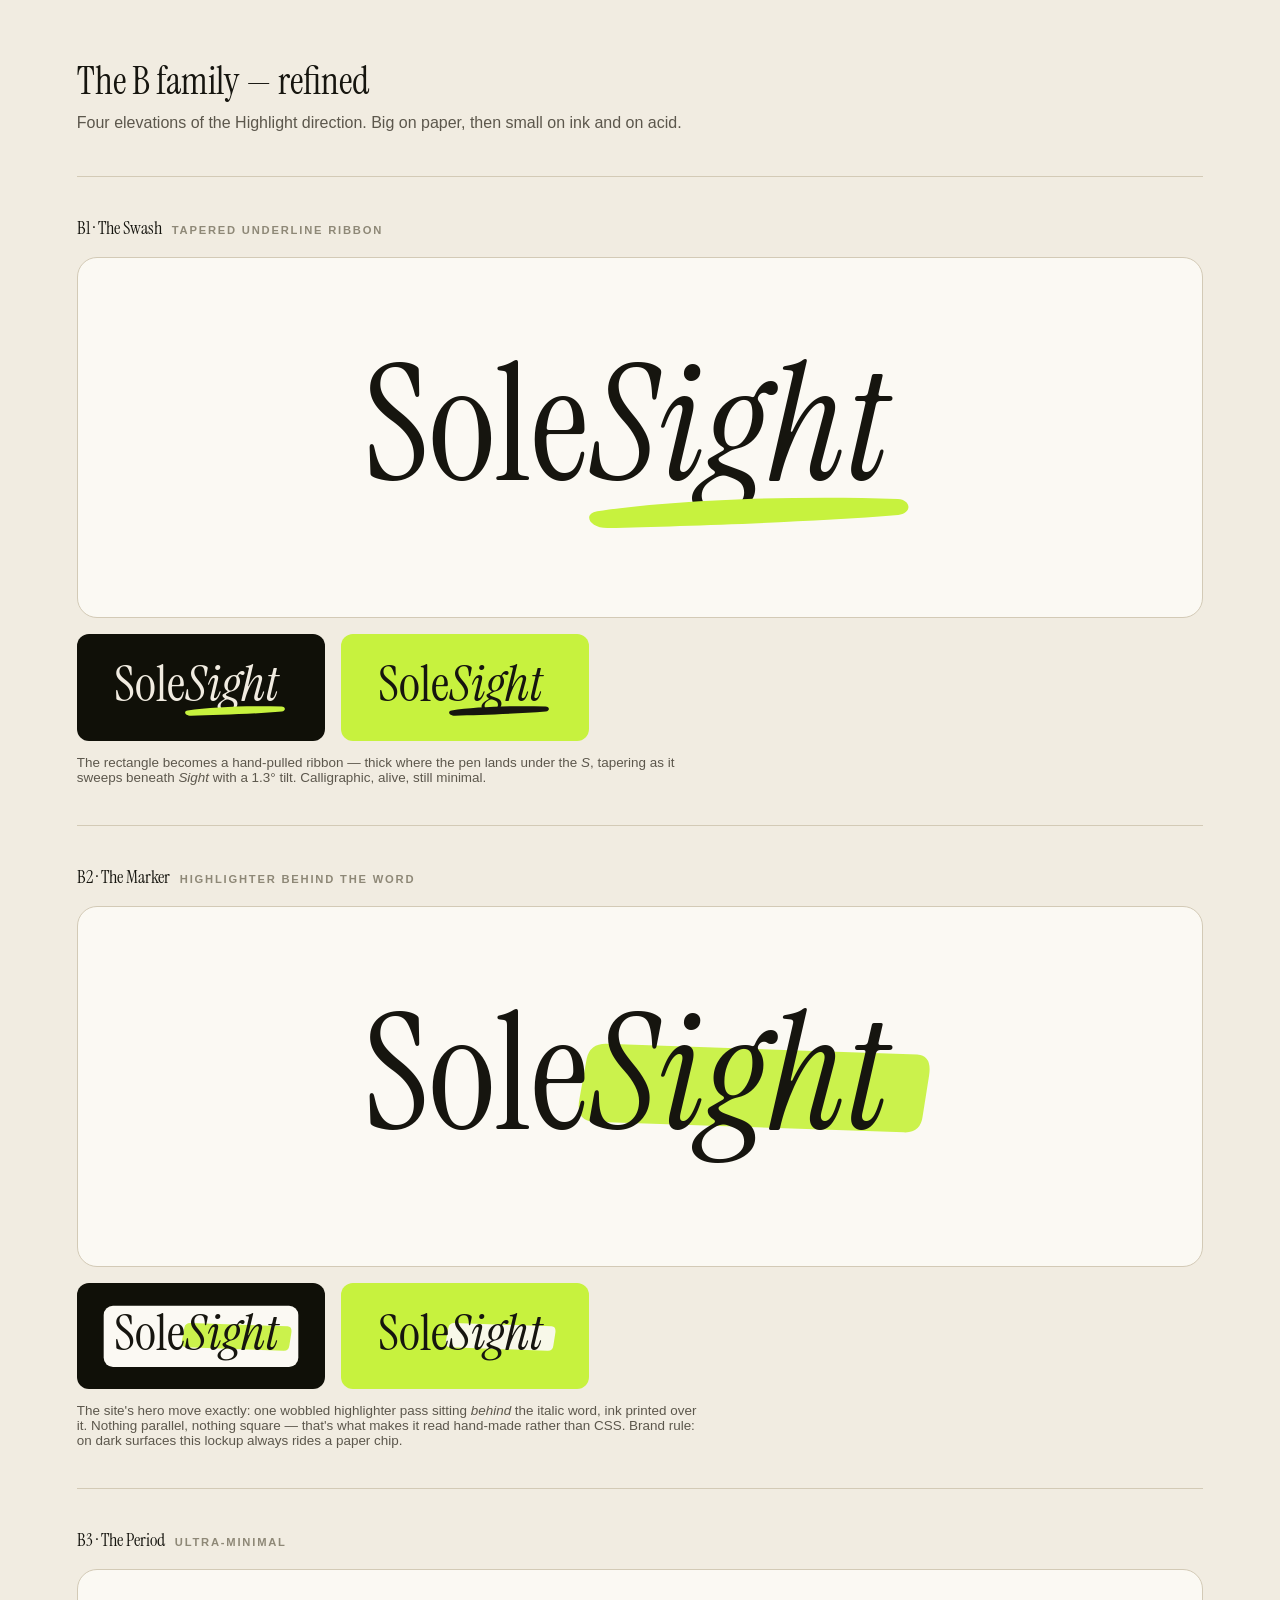
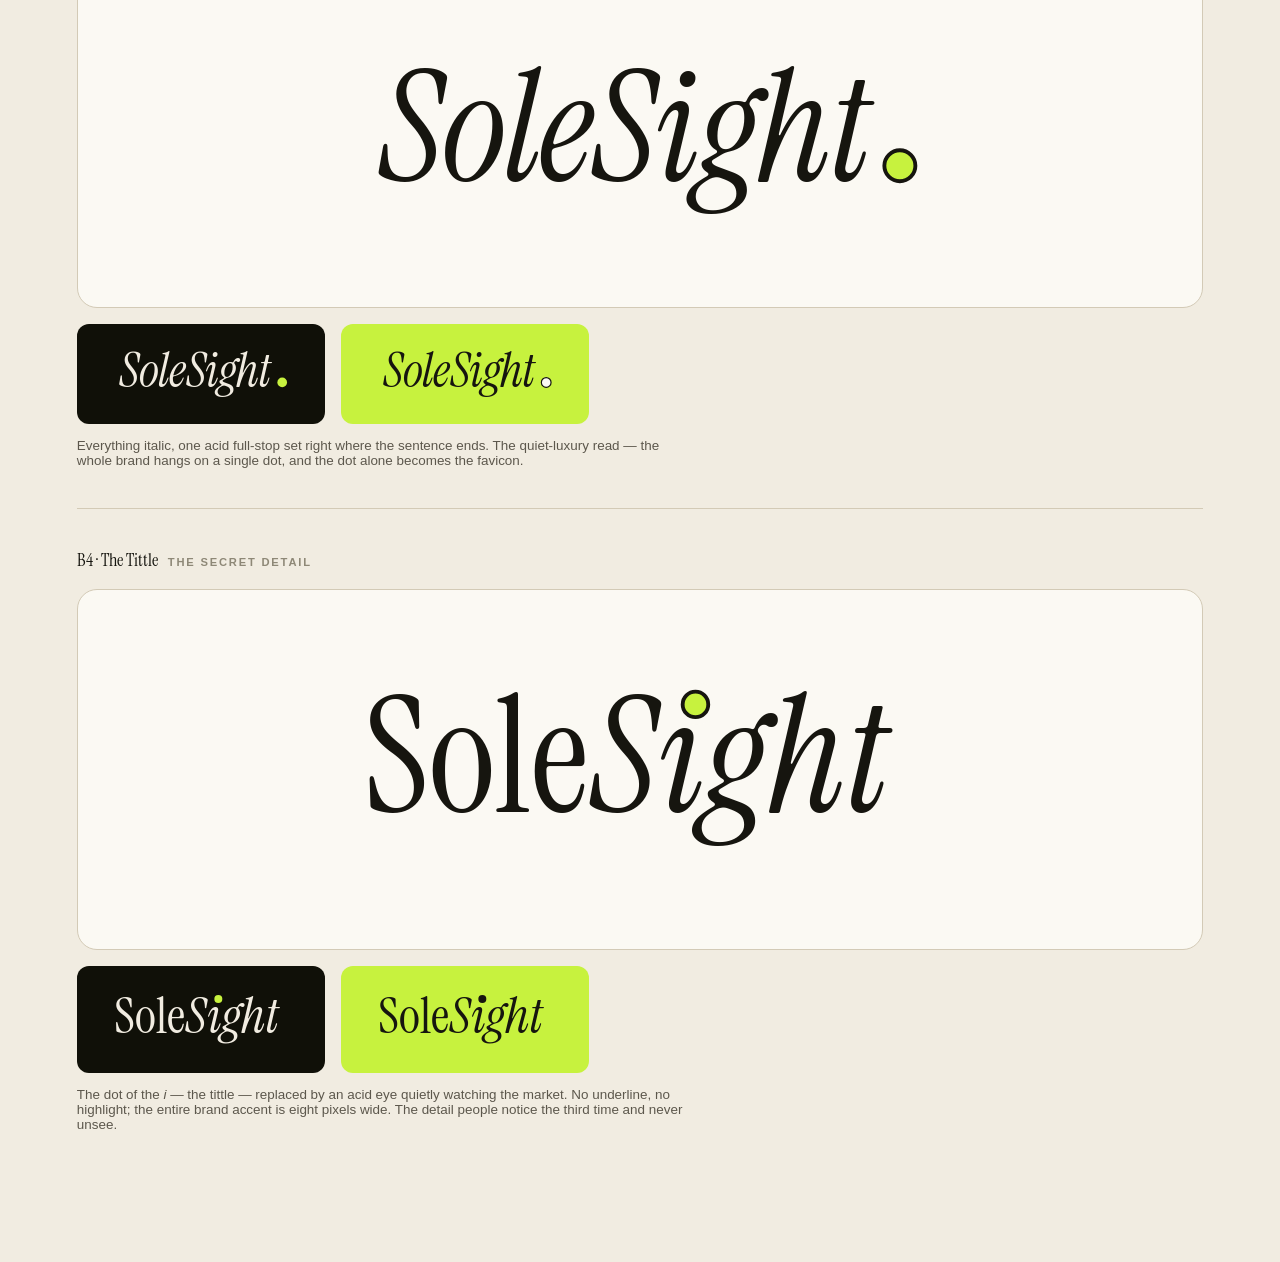
<file: branding/b.html>
<!DOCTYPE html>
<html lang="en">
<head>
<meta charset="UTF-8" />
<meta name="viewport" content="width=device-width, initial-scale=1.0" />
<title>SoleSight — the B family</title>
<link href="https://fonts.googleapis.com/css2?family=Instrument+Serif:ital@0;1&display=swap" rel="stylesheet" />
<link href="https://api.fontshare.com/v2/css?f[]=general-sans@400,500,600,700&display=swap" rel="stylesheet" />
<style>
  :root { --canvas:#F1ECE1; --paper:#FBF9F3; --ink:#16150F; --ink2:#5C574C;
          --ink3:#8E8877; --line:#D3CAB6; --acid:#C7F23E; }
  * { box-sizing: border-box; margin: 0; }
  body { background: var(--canvas); font-family: 'General Sans', sans-serif;
         color: var(--ink); padding: 56px 6vw 90px; }
  h1 { font-family: 'Instrument Serif', serif; font-weight: 400; font-size: 2.4rem; }
  .sub { color: var(--ink2); margin: 8px 0 44px; }
  .opt { padding: 40px 0; border-top: 1px solid var(--line); }
  .opt-tag { font-size: .7rem; font-weight: 700; letter-spacing: .16em;
             text-transform: uppercase; color: var(--ink3); margin-bottom: 18px; }
  .opt-tag b { font-size: 1.1rem; color: var(--ink); letter-spacing: 0;
               text-transform: none; font-family: 'Instrument Serif', serif;
               font-weight: 400; margin-right: 10px; }
  .stage { border-radius: 20px; padding: 60px 40px; display: flex;
           align-items: center; justify-content: center; background: var(--paper);
           border: 1px solid var(--line); }
  .stage svg { width: min(640px, 88%); height: auto; }
  .strip { display: flex; gap: 16px; margin-top: 16px; flex-wrap: wrap; }
  .mini { border-radius: 12px; padding: 16px 24px; display: flex; align-items: center; }
  .mini svg { width: 200px; height: auto; }
  .mini.dark { background: #101008; } .mini.acid { background: var(--acid); }
  .note { font-size: .84rem; color: var(--ink2); margin-top: 14px; max-width: 620px; }
</style>
</head>
<body>
  <h1>The B family — refined</h1>
  <p class="sub">Four elevations of the Highlight direction. Big on paper, then small on ink and on acid.</p>

  <!-- B1 · The Swash -->
  <div class="opt">
    <div class="opt-tag"><b>B1 · The Swash</b>tapered underline ribbon</div>
    <div class="stage">
      <svg viewBox="0 0 300 112" xmlns="http://www.w3.org/2000/svg">
        <text x="20" y="76" font-family="Instrument Serif" font-size="76" fill="#16150F">Sole<tspan font-style="italic">Sight</tspan></text>
        <path d="M 130 89 C 165 84.5 225 83.5 271 86.5 C 277 87 278 93 271 94
                 C 228 96.5 170 97 135 97 C 126 97 123 90 130 89 Z"
              fill="#C7F23E" transform="rotate(-1.3 200 91)"/>
      </svg>
    </div>
    <div class="strip">
      <div class="mini dark">
        <svg viewBox="0 0 300 112"><text x="20" y="76" font-family="Instrument Serif" font-size="76" fill="#F1ECE1">Sole<tspan font-style="italic">Sight</tspan></text><path d="M 130 89 C 165 84.5 225 83.5 271 86.5 C 277 87 278 93 271 94 C 228 96.5 170 97 135 97 C 126 97 123 90 130 89 Z" fill="#C7F23E" transform="rotate(-1.3 200 91)"/></svg>
      </div>
      <div class="mini acid">
        <svg viewBox="0 0 300 112"><text x="20" y="76" font-family="Instrument Serif" font-size="76" fill="#16150F">Sole<tspan font-style="italic">Sight</tspan></text><path d="M 130 89 C 165 84.5 225 83.5 271 86.5 C 277 87 278 93 271 94 C 228 96.5 170 97 135 97 C 126 97 123 90 130 89 Z" fill="#16150F" transform="rotate(-1.3 200 91)"/></svg>
      </div>
    </div>
    <p class="note">The rectangle becomes a hand-pulled ribbon — thick where the pen lands under the <em>S</em>, tapering as it sweeps beneath <em>Sight</em> with a 1.3° tilt. Calligraphic, alive, still minimal.</p>
  </div>

  <!-- B2 · The Marker -->
  <div class="opt">
    <div class="opt-tag"><b>B2 · The Marker</b>highlighter behind the word</div>
    <div class="stage">
      <svg viewBox="0 0 300 112" xmlns="http://www.w3.org/2000/svg">
        <path d="M 134 36 L 280 41 Q 287 41.5 285.5 51 L 282.5 70 Q 281.5 78 273.5 77.5
                 L 128 72.5 Q 120 72 121.5 62.5 L 125 43 Q 126.5 36 134 36 Z"
              fill="#C7F23E" opacity="0.92"/>
        <text x="20" y="76" font-family="Instrument Serif" font-size="76" fill="#16150F">Sole<tspan font-style="italic">Sight</tspan></text>
      </svg>
    </div>
    <div class="strip">
      <div class="mini dark">
        <svg viewBox="0 0 300 112"><rect x="4" y="10" width="292" height="92" rx="14" fill="#FBF9F3"/><path d="M 134 36 L 280 41 Q 287 41.5 285.5 51 L 282.5 70 Q 281.5 78 273.5 77.5 L 128 72.5 Q 120 72 121.5 62.5 L 125 43 Q 126.5 36 134 36 Z" fill="#C7F23E" opacity="0.92"/><text x="20" y="76" font-family="Instrument Serif" font-size="76" fill="#16150F">Sole<tspan font-style="italic">Sight</tspan></text></svg>
      </div>
      <div class="mini acid">
        <svg viewBox="0 0 300 112"><path d="M 134 36 L 280 41 Q 287 41.5 285.5 51 L 282.5 70 Q 281.5 78 273.5 77.5 L 128 72.5 Q 120 72 121.5 62.5 L 125 43 Q 126.5 36 134 36 Z" fill="#FBF9F3" opacity="0.95"/><text x="20" y="76" font-family="Instrument Serif" font-size="76" fill="#16150F">Sole<tspan font-style="italic">Sight</tspan></text></svg>
      </div>
    </div>
    <p class="note">The site's hero move exactly: one wobbled highlighter pass sitting <em>behind</em> the italic word, ink printed over it. Nothing parallel, nothing square — that's what makes it read hand-made rather than CSS. Brand rule: on dark surfaces this lockup always rides a paper chip.</p>
  </div>

  <!-- B3 · The Period -->
  <div class="opt">
    <div class="opt-tag"><b>B3 · The Period</b>ultra-minimal</div>
    <div class="stage">
      <svg viewBox="0 0 330 112" xmlns="http://www.w3.org/2000/svg">
        <text x="30" y="78" font-family="Instrument Serif" font-style="italic" font-size="80" letter-spacing="-1" fill="#16150F">SoleSight</text>
        <circle cx="299" cy="70" r="8" fill="#C7F23E" stroke="#16150F" stroke-width="2"/>
      </svg>
    </div>
    <div class="strip">
      <div class="mini dark">
        <svg viewBox="0 0 330 112"><text x="30" y="78" font-family="Instrument Serif" font-style="italic" font-size="80" letter-spacing="-1" fill="#F1ECE1">SoleSight</text><circle cx="299" cy="70" r="8" fill="#C7F23E"/></svg>
      </div>
      <div class="mini acid">
        <svg viewBox="0 0 330 112"><text x="30" y="78" font-family="Instrument Serif" font-style="italic" font-size="80" letter-spacing="-1" fill="#16150F">SoleSight</text><circle cx="299" cy="70" r="8" fill="#FBF9F3" stroke="#16150F" stroke-width="2"/></svg>
      </div>
    </div>
    <p class="note">Everything italic, one acid full-stop set right where the sentence ends. The quiet-luxury read — the whole brand hangs on a single dot, and the dot alone becomes the favicon.</p>
  </div>

  <!-- B4 · The Tittle -->
  <div class="opt">
    <div class="opt-tag"><b>B4 · The Tittle</b>the secret detail</div>
    <div class="stage">
      <svg viewBox="0 0 300 112" xmlns="http://www.w3.org/2000/svg">
        <text x="20" y="76" font-family="Instrument Serif" font-size="76" fill="#16150F">Sole<tspan font-style="italic">Sight</tspan></text>
        <circle cx="176.5" cy="25" r="10" fill="#FBF9F3"/>
        <circle cx="176" cy="25.5" r="6" fill="#C7F23E" stroke="#16150F" stroke-width="1.8"/>
      </svg>
    </div>
    <div class="strip">
      <div class="mini dark">
        <svg viewBox="0 0 300 112"><text x="20" y="76" font-family="Instrument Serif" font-size="76" fill="#F1ECE1">Sole<tspan font-style="italic">Sight</tspan></text><circle cx="176.5" cy="25" r="10" fill="#101008"/><circle cx="176" cy="25.5" r="6" fill="#C7F23E"/></svg>
      </div>
      <div class="mini acid">
        <svg viewBox="0 0 300 112"><text x="20" y="76" font-family="Instrument Serif" font-size="76" fill="#16150F">Sole<tspan font-style="italic">Sight</tspan></text><circle cx="176.5" cy="25" r="10" fill="#C7F23E"/><circle cx="176" cy="25.5" r="6" fill="#16150F"/></svg>
      </div>
    </div>
    <p class="note">The dot of the <em>i</em> — the tittle — replaced by an acid eye quietly watching the market. No underline, no highlight; the entire brand accent is eight pixels wide. The detail people notice the third time and never unsee.</p>
  </div>
</body>
</html>
</file>
<file: styles.css>
/* ============================================================
   SoleSight — The Hype Index
   Editorial cream aesthetic: oversized Instrument Serif display,
   General Sans UI, warm paper canvas, restrained accents, motion.
   ============================================================ */

:root {
  /* paper / ink */
  --canvas:   #F1ECE1;   /* warm cream page */
  --paper:    #FBF9F3;   /* raised card */
  --paper-2:  #F6F2E8;   /* secondary surface */
  --ink:      #16150F;   /* near-black warm */
  --ink-2:    #5C574C;   /* muted */
  --ink-3:    #706B5E;   /* faint / captions — darkened from #8E8877 for WCAG AA contrast on canvas */
  --line:     #E2DBCB;   /* hairline */
  --line-2:   #D3CAB6;

  /* accents */
  --acid:     #C7F23E;   /* signature highlight (sparing) */
  --acid-ink: #3B4A00;   /* text/edge on acid */
  --pos:      #1E7A44;   /* up */
  --neg:      #C43D2F;   /* down */

  /* chart */
  --stockx:   #1F7A4D;
  --ebay:     #2A64C7;

  --serif: 'Instrument Serif', Georgia, 'Times New Roman', serif;
  --sans:  'General Sans', system-ui, -apple-system, sans-serif;

  --maxw: 1240px;
  --r: 18px;
  --ease: cubic-bezier(.22,.61,.36,1);
}

* { box-sizing: border-box; margin: 0; padding: 0; }
html { scroll-behavior: smooth; overflow-x: hidden; }
body {
  background: var(--canvas);
  color: var(--ink);
  font-family: var(--sans);
  font-weight: 450;
  line-height: 1.5;
  -webkit-font-smoothing: antialiased;
  overflow-x: hidden;
}
a { color: inherit; text-decoration: none; }
em { font-style: italic; }

/* subtle paper grain + warm glow */
.grain {
  position: fixed; inset: 0; z-index: 0; pointer-events: none;
  background:
    radial-gradient(60% 40% at 78% 6%, rgba(199,242,62,.18), transparent 70%),
    radial-gradient(50% 40% at 0% 40%, rgba(210,180,120,.12), transparent 70%);
}
main, .nav, .footer { position: relative; z-index: 1; }

.section-title {
  font-family: var(--serif);
  font-weight: 400;
  font-size: clamp(1.9rem, 4vw, 3rem);
  letter-spacing: -.01em;
  line-height: 1;
}
.eyebrow {
  font-size: .74rem; font-weight: 600; letter-spacing: .28em;
  text-transform: uppercase; color: var(--ink-3);
}

/* ─────────────── nav ─────────────── */
.nav {
  position: sticky; top: 0; z-index: 50;
  display: flex; align-items: center; justify-content: space-between;
  padding: 18px clamp(20px, 5vw, 56px);
  background: rgba(241,236,225,.72);
  backdrop-filter: blur(14px) saturate(1.2);
  border-bottom: 1px solid var(--line);
}
.brand { display: flex; align-items: center; gap: 10px; }
.brand-mark { font-size: 1.15rem; color: var(--ink); }
.brand-word { font-family: var(--serif); font-size: 1.5rem; letter-spacing: -.01em; }
.nav-links { display: flex; gap: 30px; }
.nav-links a {
  font-size: .78rem; font-weight: 650; color: var(--ink-2);
  text-transform: uppercase; letter-spacing: .05em; white-space: nowrap;
  position: relative; padding: 4px 0; transition: color .25s;
}
.nav-links a::after {
  content: ''; position: absolute; left: 0; bottom: -2px; height: 2px; width: 0;
  background: var(--ink); transition: width .28s var(--ease);
}
.nav-links a:hover, .nav-links a[aria-current="page"] { color: var(--ink); }
.nav-links a:hover::after, .nav-links a[aria-current="page"]::after { width: 100%; }

/* one page at a time — sections set their own display, so [hidden] needs the weight */
main > [data-page][hidden] { display: none !important; }

.stage-note {
  display: flex; align-items: center; flex-wrap: wrap; gap: 10px;
  margin-top: 14px; font-size: .86rem; color: var(--ink-2);
}
.stage-note b { color: var(--ink); }
.nav-live {
  display: flex; align-items: center; gap: 8px;
  font-size: .72rem; font-weight: 600; letter-spacing: .12em;
  text-transform: uppercase; color: var(--ink-2);
}
.live-dot {
  width: 7px; height: 7px; border-radius: 50%; background: var(--pos);
  box-shadow: 0 0 0 0 rgba(30,122,68,.5); animation: pulse 2.4s infinite;
}
@keyframes pulse {
  0% { box-shadow: 0 0 0 0 rgba(30,122,68,.5); }
  70% { box-shadow: 0 0 0 7px rgba(30,122,68,0); }
  100% { box-shadow: 0 0 0 0 rgba(30,122,68,0); }
}

/* ─────────────── hero ─────────────── */
.hero {
  max-width: var(--maxw); margin: 0 auto;
  padding: clamp(40px, 7vw, 88px) clamp(20px, 5vw, 56px) 40px;
  display: grid; grid-template-columns: 1.05fr .95fr; gap: 40px;
  align-items: center;
}
.hero-title {
  font-family: var(--serif); font-weight: 400;
  font-size: clamp(3rem, 8vw, 6.4rem); line-height: .94;
  letter-spacing: -.025em; margin: 18px 0 22px;
}
.hero-title em { color: var(--ink); position: relative; }
.hero-title em::after {
  content: ''; position: absolute; left: -.02em; right: -.02em; bottom: .1em;
  height: .34em; background: var(--acid); z-index: -1; opacity: .85;
  transform: skewX(-4deg);
}
.hero-sub {
  font-size: 1.06rem; color: var(--ink-2); max-width: 46ch; line-height: 1.6;
}
.hero-sub strong { color: var(--ink); font-weight: 600; }
.hero-actions { display: flex; gap: 14px; margin-top: 30px; }
.btn {
  display: inline-flex; align-items: center; gap: 8px;
  padding: 13px 24px; border-radius: 999px; font-weight: 600; font-size: .92rem;
  transition: transform .2s var(--ease), background .2s, box-shadow .25s;
}
.btn-solid { background: var(--ink); color: var(--canvas); }
.btn-solid:hover { transform: translateY(-2px); box-shadow: 0 12px 26px rgba(20,19,15,.24); }
.btn-ghost { border: 1px solid var(--line-2); color: var(--ink); }
.btn-ghost:hover { background: var(--paper); transform: translateY(-2px); }

/* featured #1 card */
.hero-feature {
  position: relative; border-radius: 26px; padding: 30px;
  background: linear-gradient(160deg, var(--paper), var(--paper-2));
  border: 1px solid var(--line);
  box-shadow: 0 30px 70px -30px rgba(20,19,15,.30);
  overflow: hidden;
}
.hf-glow {
  position: absolute; width: 120%; height: 80%; left: -10%; top: -20%;
  background: radial-gradient(closest-side, rgba(199,242,62,.55), transparent 70%);
  filter: blur(10px); z-index: 0;
}
.hf-rankpill {
  position: absolute; top: 22px; left: 22px; z-index: 3;
  font-size: .68rem; font-weight: 700; letter-spacing: .16em; text-transform: uppercase;
  background: var(--ink); color: var(--canvas); padding: 6px 12px; border-radius: 999px;
}
.hf-img { position: relative; z-index: 2; display: block; width: 100%;
  filter: drop-shadow(0 26px 30px rgba(20,19,15,.32)); }
.hf-img img { width: 100%; height: auto; display: block;
  transition: transform .5s var(--ease); }
.hero-feature:hover .hf-img img { transform: rotate(-3deg) scale(1.04); }
.hf-meta { position: relative; z-index: 2; margin-top: 12px;
  display: flex; align-items: flex-end; justify-content: space-between; gap: 12px; }
.hf-name { font-family: var(--serif); font-size: 1.7rem; line-height: 1.02; }
.hf-brand { font-size: .72rem; letter-spacing: .16em; text-transform: uppercase; color: var(--ink-3); }
.hf-score { text-align: right; flex-shrink: 0; }
.hf-score b { font-family: var(--serif); font-size: 3.4rem; line-height: .8; display: block; }
.hf-score span { font-size: .68rem; letter-spacing: .18em; text-transform: uppercase; color: var(--ink-3); }
.hf-stats { position: relative; z-index: 2; display: flex; gap: 22px; margin-top: 18px;
  padding-top: 16px; border-top: 1px solid var(--line); }
.hf-stat b { font-size: 1.05rem; font-variant-numeric: tabular-nums; }
.hf-stat span { display: block; font-size: .64rem; letter-spacing: .12em;
  text-transform: uppercase; color: var(--ink-3); margin-top: 2px; }

/* ─────────────── controls ─────────────── */
.controls {
  max-width: var(--maxw); margin: 40px auto 0; padding: 0 clamp(20px, 5vw, 56px);
}
.controls-head { display: flex; align-items: flex-end; justify-content: space-between;
  flex-wrap: wrap; gap: 16px; border-top: 1px solid var(--line); padding-top: 26px; }
.sort { display: flex; align-items: center; gap: 12px; }
.sort-label { font-size: .72rem; letter-spacing: .14em; text-transform: uppercase; color: var(--ink-3); }
.seg { display: inline-flex; background: var(--paper); border: 1px solid var(--line);
  border-radius: 999px; padding: 4px; }
.seg button {
  border: 0; background: transparent; cursor: pointer;
  font-family: var(--sans); font-weight: 600; font-size: .84rem; color: var(--ink-2);
  padding: 7px 16px; border-radius: 999px; transition: all .22s var(--ease);
}
.seg button.on { background: var(--ink); color: var(--canvas); }
.chips { display: flex; flex-wrap: wrap; gap: 8px; margin: 18px 0 4px; }
.chip {
  cursor: pointer; font-size: .8rem; font-weight: 550;
  padding: 7px 15px; border-radius: 999px; border: 1px solid var(--line-2);
  background: transparent; color: var(--ink-2); transition: all .2s var(--ease);
}
.chip:hover { border-color: var(--ink); color: var(--ink); }
.chip.on { background: var(--acid); border-color: var(--acid); color: var(--acid-ink); }

/* ─────────────── podium (top 3) ─────────────── */
.podium {
  max-width: var(--maxw); margin: 26px auto 0; padding: 0 clamp(20px, 5vw, 56px);
  display: grid; grid-template-columns: repeat(3, 1fr); gap: 20px;
}
.pod {
  position: relative; cursor: pointer; border-radius: 22px; padding: 24px;
  background: var(--paper); border: 1px solid var(--line); overflow: hidden;
  box-shadow: 0 1px 2px rgba(20,19,15,.03);
  transition: transform .3s var(--ease), box-shadow .3s;
}
.pod:hover { transform: translateY(-6px); box-shadow: 0 26px 50px -26px rgba(20,19,15,.32); }
.pod-glow { position: absolute; inset: -20% -10% auto -10%; height: 70%;
  background: radial-gradient(closest-side, rgba(199,242,62,.4), transparent 72%); }
.pod-rank { font-family: var(--serif); font-size: 3.2rem; line-height: .8; color: var(--ink); }
.pod-img { position: relative; z-index: 2; margin: 4px 0 8px;
  filter: drop-shadow(0 18px 22px rgba(20,19,15,.26)); }
.pod-img img { width: 100%; height: 150px; object-fit: contain;
  transition: transform .45s var(--ease); }
.pod:hover .pod-img img { transform: scale(1.06) rotate(-2deg); }
.pod-brand { font-size: .66rem; letter-spacing: .16em; text-transform: uppercase; color: var(--ink-3); }
.pod-name { font-family: var(--serif); font-size: 1.35rem; line-height: 1.02; margin: 2px 0 12px; }
.pod-foot { display: flex; align-items: baseline; justify-content: space-between; }
.pod-score { font-family: var(--serif); font-size: 2rem; line-height: .8; }
.pod-score small { font-size: .6rem; letter-spacing: .14em; color: var(--ink-3);
  display: block; text-transform: uppercase; }

/* ─────────────── board (ranked list) ─────────────── */
.board { max-width: var(--maxw); margin: 34px auto 0; padding: 0 clamp(20px, 5vw, 56px); }
.row {
  display: grid; align-items: center; cursor: pointer;
  grid-template-columns: 46px 74px minmax(0, 1fr) 120px 96px 90px 84px;
  gap: 16px; padding: 14px 16px; border-radius: 16px;
  border-bottom: 1px solid var(--line);
  transition: background .2s, transform .2s var(--ease);
}
.row:hover { background: var(--paper); transform: translateX(4px);
  box-shadow: 0 14px 30px -22px rgba(20,19,15,.3); }
.row-rank { font-family: var(--serif); font-size: 1.7rem; color: var(--ink-3); }
.row-thumb { width: 74px; height: 54px; }
.row-thumb img { width: 100%; height: 100%; object-fit: contain;
  filter: drop-shadow(0 6px 8px rgba(20,19,15,.18)); transition: transform .3s var(--ease); }
.row:hover .row-thumb img { transform: scale(1.08); }
.row-name { min-width: 0; }
.row-name b { font-size: 1rem; font-weight: 600; display: block;
  overflow: hidden; text-overflow: ellipsis; white-space: nowrap; }
.row-name span { font-size: .72rem; letter-spacing: .1em; text-transform: uppercase; color: var(--ink-3); }
.row-spark { width: 120px; height: 34px; }
.row-metric { text-align: right; font-variant-numeric: tabular-nums; }
.row-metric b { font-size: .98rem; font-weight: 600; }
.row-metric span { display: block; font-size: .62rem; letter-spacing: .1em;
  text-transform: uppercase; color: var(--ink-3); }
.row-hype { text-align: right; }
.row-hype b { font-family: var(--serif); font-size: 1.7rem; line-height: .8; }
.delta { font-weight: 600; font-size: .9rem; font-variant-numeric: tabular-nums; }
.delta.up { color: var(--pos); } .delta.down { color: var(--neg); } .delta.flat { color: var(--ink-3); }

/* ─────────────── movers ─────────────── */
.movers-wrap, .method { max-width: var(--maxw); margin: 80px auto 0; padding: 0 clamp(20px, 5vw, 56px); }
.movers { display: grid; grid-template-columns: repeat(4, 1fr); gap: 16px; margin-top: 26px; }
.mover { padding: 20px; border-radius: 18px; background: var(--paper); border: 1px solid var(--line);
  box-shadow: 0 1px 2px rgba(20,19,15,.03); transition: transform .25s var(--ease), box-shadow .25s; }
.mover:hover { transform: translateY(-4px); box-shadow: 0 22px 42px -24px rgba(20,19,15,.26); }
.mover img { width: 100%; height: 96px; object-fit: contain;
  filter: drop-shadow(0 10px 12px rgba(20,19,15,.2)); }
.mover-name { font-size: .86rem; font-weight: 600; margin-top: 10px; }
.mover-delta { font-size: 1.3rem; font-family: var(--serif); margin-top: 4px; }

/* ─────────────── method ─────────────── */
.method-grid { display: grid; grid-template-columns: repeat(5, 1fr); gap: 14px; margin-top: 26px; }
.method-card { padding: 22px 18px; border-radius: 16px; background: var(--paper);
  border: 1px solid var(--line); box-shadow: 0 1px 2px rgba(20,19,15,.03); }
.method-card:hover { transform: translateY(-3px); box-shadow: 0 20px 40px -24px rgba(20,19,15,.24); }
.mc-w { font-family: var(--serif); font-size: 2.1rem; color: var(--ink); }
.method-card h3 { font-size: .92rem; font-weight: 600; margin: 8px 0 6px; }
.method-card p { font-size: .8rem; color: var(--ink-2); line-height: 1.5; }

/* ─────────────── footer ─────────────── */
.footer { max-width: var(--maxw); margin: 90px auto 0; padding: 40px clamp(20px,5vw,56px) 60px;
  border-top: 1px solid var(--line); }
.footer-word { font-family: var(--serif); font-size: 2.4rem; }
.footer p { color: var(--ink-3); font-size: .84rem; margin-top: 6px; }
.footer-credit { font-size: .72rem; letter-spacing: .04em; margin-top: 18px; }

/* ─────────────── detail sheet ─────────────── */
.sheet-backdrop { position: fixed; inset: 0; z-index: 90; background: rgba(20,19,15,.42);
  backdrop-filter: blur(3px); opacity: 0; pointer-events: none; transition: opacity .3s; }
.sheet-backdrop.on { opacity: 1; pointer-events: auto; }
.sheet {
  position: fixed; top: 0; right: 0; bottom: 0; z-index: 100;
  width: min(560px, 94vw); background: var(--canvas);
  border-left: 1px solid var(--line); box-shadow: -30px 0 80px -30px rgba(20,19,15,.5);
  transform: translateX(100%); transition: transform .42s var(--ease);
  overflow-y: auto; padding: 28px clamp(20px, 3vw, 34px) 60px;
}
.sheet.on { transform: translateX(0); }
.sheet-close { position: fixed; top: 14px; right: 14px; z-index: 5; border: 0; background: transparent;
  font-size: 1.6rem; cursor: pointer; color: var(--ink-2); line-height: 1; }
.sheet-eyebrow { font-size: .68rem; letter-spacing: .18em; text-transform: uppercase; color: var(--ink-3);
  padding-right: 50px; }
.sheet-title { font-family: var(--serif); font-size: 2.6rem; line-height: .96; margin: 6px 0 4px; }
.sheet-hype { display: flex; align-items: baseline; gap: 10px; margin: 18px 0 6px; }
.sheet-hype b { font-family: var(--serif); font-size: 4rem; line-height: .8; }
.sheet-hype .of { color: var(--ink-3); font-size: 1.1rem; }
.sheet-photo { text-align: center; margin: 8px 0 6px; }
.sheet-photo img { max-width: 80%; filter: drop-shadow(0 20px 26px rgba(20,19,15,.3)); }
.sheet-materials { text-align: center; font-size: .76rem; font-style: italic;
  color: var(--ink-3); margin: -2px 0 14px; }
.colorway-row { display: flex; flex-wrap: wrap; justify-content: center; gap: 6px;
  margin: 0 0 14px; }
.colorway-chip { display: inline-flex; align-items: center; gap: 5px;
  background: var(--paper); border: 1px solid var(--line); border-radius: 999px;
  padding: 4px 10px; font-size: .72rem; font-weight: 600; color: var(--ink-2); }
.colorway-chip b { font-weight: 700; color: var(--ink); font-variant-numeric: tabular-nums; }
.bars { margin: 14px 0; }
.bar-row { display: grid; grid-template-columns: 96px 1fr 40px; align-items: center; gap: 12px; margin: 9px 0; }
.bar-row .lab { font-size: .72rem; letter-spacing: .08em; text-transform: uppercase; color: var(--ink-2); }
.bar-track { height: 8px; border-radius: 999px; background: var(--line); overflow: hidden;
  box-shadow: inset 0 1px 2px rgba(20,19,15,.08); }
.bar-fill { height: 100%; border-radius: 999px; background: var(--ink);
  width: 0; transition: width .8s var(--ease); }
.bar-fill.acid { background: linear-gradient(90deg, var(--acid), #a9d92a); }
.bar-val { text-align: right; font-size: .8rem; font-variant-numeric: tabular-nums; color: var(--ink-2); }
.region-bars .bar-row { grid-template-columns: 132px 1fr 40px; }
.sheet-insight { background: var(--paper); border: 1px solid var(--line);
  border-left: 3px solid var(--acid); border-radius: 14px; padding: 16px 18px;
  font-size: .95rem; line-height: 1.6; color: var(--ink); margin: 8px 0 20px; }
.sheet h4 { font-size: .72rem; letter-spacing: .14em; text-transform: uppercase;
  color: var(--ink-3); margin: 24px 0 10px; display: flex; align-items: center; gap: 8px; }
.sheet h4::before { content: ''; width: 12px; height: 2px; background: var(--ink); }
.legend { display: flex; gap: 16px; font-size: .74rem; color: var(--ink-2); margin-top: 6px; }
.legend i { width: 10px; height: 10px; border-radius: 3px; display: inline-block; margin-right: 5px; vertical-align: middle; }

/* charts */
svg.chart { width: 100%; height: auto; display: block; }
.spark-line { fill: none; stroke: var(--ink); stroke-width: 2; stroke-linecap: round; stroke-linejoin: round; }

/* ─────────────── reveal / motion ─────────────── */
.reveal { opacity: 0; transform: translateY(18px); }
.reveal.in { opacity: 1; transform: none; transition: opacity .7s var(--ease), transform .7s var(--ease); }

/* ─────────────── responsive ─────────────── */
/* eight page links + the lockup stop fitting one row well before tablet width */
@media (max-width: 1180px) {
  .nav { flex-wrap: wrap; row-gap: 12px; }
  .nav-links {
    order: 3; width: 100%; gap: 24px; overflow-x: auto;
    scrollbar-width: none; padding-bottom: 4px;
  }
  .nav-links::-webkit-scrollbar { display: none; }
  .nav-links a { flex: none; }
}
@media (max-width: 940px) {
  .hero { grid-template-columns: 1fr; }
  .podium { grid-template-columns: 1fr; }
  .movers { grid-template-columns: repeat(2, 1fr); }
  .method-grid { grid-template-columns: repeat(2, 1fr); }
  .row { grid-template-columns: 34px 56px minmax(0, 1fr) 70px 64px; }
  .row-spark, .row .col-hide { display: none; }
}


/* ─────────────── market intelligence ─────────────── */
.section-sub {
  color: var(--ink-2); font-size: .92rem; max-width: 560px; margin-top: 10px;
}
.chips-cats { margin-top: 2px; }
.chips-cats .chip { font-size: .74rem; padding: 5px 12px; }
.chips-cats .chip.on { background: var(--ink); border-color: var(--ink); color: var(--paper); }

.market {
  max-width: var(--maxw); margin: 90px auto 0; padding: 0 clamp(20px, 5vw, 56px);
}
.mkt-table {
  margin-top: 28px; border: 1px solid var(--line); border-radius: var(--r);
  background: var(--paper); overflow: hidden;
}
.mkt-row {
  display: grid; grid-template-columns: 1.4fr .6fr 2fr .8fr 1fr .7fr;
  gap: 12px; align-items: center; padding: 14px 20px;
  border-top: 1px solid var(--line); font-size: .9rem;
}
.mkt-row:first-child { border-top: none; }
.mkt-head {
  font-size: .68rem; font-weight: 650; letter-spacing: .1em; text-transform: uppercase;
  color: var(--ink-3); background: var(--paper-2);
}
.mkt-brand { font-weight: 650; }
.mkt-wide { display: flex; align-items: center; gap: 10px; }
.mkt-bar {
  flex: 1; height: 8px; border-radius: 99px; background: var(--paper-2);
  border: 1px solid var(--line); overflow: hidden;
  box-shadow: inset 0 1px 2px rgba(20,19,15,.06);
}
.mkt-fill { height: 100%; background: var(--acid); border-radius: 99px; }
.mkt-wide b { font-family: var(--serif); font-size: 1.05rem; min-width: 38px; text-align: right; }

.mkt-cats {
  display: grid; grid-template-columns: repeat(4, 1fr); gap: 14px; margin-top: 14px;
}
.mkt-cat {
  padding: 18px 20px; border-radius: 16px; background: var(--paper);
  border: 1px solid var(--line); box-shadow: 0 1px 2px rgba(20,19,15,.03);
  transition: transform .25s var(--ease), box-shadow .25s;
}
.mkt-cat:hover { transform: translateY(-3px); box-shadow: 0 20px 40px -24px rgba(20,19,15,.24); }
.mkt-cat-name { font-size: .74rem; font-weight: 650; letter-spacing: .09em;
  text-transform: uppercase; color: var(--ink-2); }
.mkt-cat-hype { font-family: var(--serif); font-size: 2rem; margin-top: 4px; }
.mkt-cat-sub { font-size: .74rem; color: var(--ink-3); }

/* movers tags */
.mover { position: relative; }
.mover-tag {
  position: absolute; top: 12px; right: 12px; font-size: .62rem; font-weight: 700;
  letter-spacing: .08em; text-transform: uppercase; padding: 3px 9px; border-radius: 99px;
}
.mover-tag.hot { background: var(--acid); color: var(--acid-ink); }
.mover-tag.cold { background: var(--paper-2); border: 1px solid var(--line-2); color: var(--ink-2); }

/* community pulse (sheet) */
.pulse {
  display: flex; gap: 18px; align-items: center; padding: 16px 18px;
  border: 1px solid var(--line); border-radius: 14px; background: var(--paper-2);
}
.pulse-pct { font-family: var(--serif); font-size: 2.1rem; line-height: 1; }
.pulse-pct span { display: block; font-family: var(--sans); font-size: .68rem;
  letter-spacing: .08em; text-transform: uppercase; color: var(--ink-3); margin-top: 4px; }
.pulse-pct.up { color: var(--pos); } .pulse-pct.down { color: var(--neg); }
.pulse-notes { font-size: .86rem; color: var(--ink-2); display: grid; gap: 2px; }
.pulse-notes b { color: var(--ink); }
.al-range { color: var(--ink-3); font-size: .78rem; }

/* social buzz breakdown (sheet) */
.social-summary { display: flex; align-items: baseline; gap: 10px; margin: 4px 0 12px; }
.social-summary b { font-family: var(--serif); font-size: 2.2rem; line-height: .8; }
.social-summary .of { color: var(--ink-3); font-size: .9rem; }
.platform-list { display: flex; flex-direction: column; gap: 6px; margin: 0 0 4px; }
.platform-row { display: flex; align-items: center; justify-content: space-between;
  font-size: .82rem; padding: 8px 12px; border: 1px solid var(--line);
  border-radius: 10px; background: var(--paper); }
.platform-name { font-weight: 600; display: flex; align-items: center; gap: 8px; }
.platform-val { color: var(--ink-2); font-variant-numeric: tabular-nums; }
.platform-badge { font-style: normal; font-size: .62rem; font-weight: 700;
  letter-spacing: .04em; text-transform: uppercase; border-radius: 999px;
  padding: 2px 8px; }
.platform-badge.pf-live { background: var(--acid); color: var(--acid-ink); }
.platform-badge.pf-modeled { background: var(--paper-2); border: 1px solid var(--line-2); color: var(--ink-2); }

@media (max-width: 760px) {
  .mkt-row { grid-template-columns: 1.2fr .5fr 1.6fr .9fr; }
  .mkt-row > div:nth-child(5), .mkt-row > div:nth-child(6) { display: none; }
  .mkt-cats { grid-template-columns: repeat(2, 1fr); }
}

/* board footer — featured/full-index toggle */
.board-foot { display: flex; justify-content: center; padding: 26px 0 8px; }

/* audience line */
.hero-aud { font-size: 0.92rem; color: var(--ink-2); max-width: 470px;
  margin: 10px 0 22px; padding-left: 14px; border-left: 3px solid var(--acid); }

/* freshness strip — centered editorial stat row */
.fresh { display: flex; flex-wrap: wrap; justify-content: center;
  align-items: stretch; gap: 0; padding: 30px 6vw;
  border-top: 1px solid var(--line); border-bottom: 1px solid var(--line);
  background: var(--paper-2); text-align: center; }
.fresh-item { display: flex; flex-direction: column-reverse; gap: 6px;
  padding: 4px 46px; position: relative; }
.fresh-item + .fresh-item::before { content: ""; position: absolute; left: 0;
  top: 8%; bottom: 8%; width: 1px; background: var(--line-2); }
.fresh-item span { font-size: 0.66rem; font-weight: 600; text-transform: uppercase;
  letter-spacing: 0.18em; color: var(--ink-3); }
.fresh-item span::after { content: ""; display: block; width: 22px; height: 3px;
  background: var(--acid); margin: 7px auto 0; border-radius: 2px; }
.fresh-item b { font-family: var(--serif); font-weight: 400;
  font-size: clamp(1.5rem, 2.4vw, 2rem); line-height: 1.05; letter-spacing: -0.01em; }
@media (max-width: 760px) {
  .fresh { padding: 20px 4vw; }
  .fresh-item { padding: 10px 22px; }
  .fresh-item + .fresh-item::before { display: none; }
}

/* signal status badges */
.sig-badge { display: inline-block; padding: 2px 9px; border-radius: 999px;
  font-size: 0.62rem; font-weight: 700; letter-spacing: 0.1em;
  text-transform: uppercase; vertical-align: middle; }
.sig-badge.live { background: var(--acid); color: var(--ink); }
.sig-badge.api { background: transparent; border: 1.5px solid #c98500; color: #9a6a00; }
.sig-badge.modeled { background: var(--line); color: var(--ink-2); }
.method-card .sig-badge { position: absolute; top: 18px; right: 18px; }

/* technical methodology */
.tech-method { margin-top: 34px; border: 1px solid var(--line-2);
  border-radius: 14px; background: var(--paper-2); }
.tech-method summary { cursor: pointer; padding: 18px 22px; font-weight: 600; }
.tech-method[open] summary { border-bottom: 1px solid var(--line); }
.tm-grid { display: grid; grid-template-columns: 1.2fr 1fr; gap: 30px; padding: 22px; }
.tm-col h4 { margin: 0 0 10px; }
.tm-col pre { background: var(--ink); color: var(--paper); padding: 10px 14px;
  border-radius: 8px; font-size: 0.85rem; overflow-x: auto; }
.tm-col ul { padding-left: 18px; } .tm-col li { margin-bottom: 8px; font-size: 0.9rem; }
.tm-col p { font-size: 0.9rem; }
.tm-table { width: 100%; border-collapse: collapse; font-size: 0.88rem; }
.tm-table th, .tm-table td { text-align: left; padding: 7px 8px;
  border-bottom: 1px solid var(--line); }
.tm-model { font-weight: 600; }
.tm-final { margin-top: 12px; }
@media (max-width: 860px) { .tm-grid { grid-template-columns: 1fr; } }

/* case study */
.case { padding: 70px 6vw; }
.case-card { display: grid; grid-template-columns: 320px 1fr; gap: 40px;
  align-items: center; border: 1px solid var(--line-2); border-radius: 18px;
  padding: 34px; background: var(--paper-2); }
.case-img img { width: 100%; filter: drop-shadow(0 18px 30px rgba(20,18,10,.18)); }
.case-kicker { font-size: 0.7rem; text-transform: uppercase;
  letter-spacing: 0.14em; color: var(--ink-3); margin-bottom: 6px; }
.case-text h3 { font-family: "Instrument Serif", serif; font-size: 2rem;
  margin: 0 0 14px; }
.case-text p { font-size: 0.95rem; margin: 0 0 12px; }
@media (max-width: 860px) { .case-card { grid-template-columns: 1fr; } }

/* ── market ticker ─────────────────────────────────────────── */
.ticker { overflow: hidden; border-bottom: 1px solid var(--line);
  background: var(--ink); user-select: none; }
.ticker-track { display: inline-flex; align-items: center; gap: 26px;
  padding: 9px 0; white-space: nowrap; width: max-content;
  animation: tk-scroll 60s linear infinite; }
.ticker:hover .ticker-track { animation-play-state: paused; }
.tk-item { display: inline-flex; align-items: baseline; gap: 9px;
  cursor: pointer; }
.tk-name { font-size: 0.72rem; font-weight: 600; letter-spacing: 0.08em;
  text-transform: uppercase; color: var(--paper); }
.tk-item:hover .tk-name { color: var(--acid); }
.tk-delta { font-size: 0.72rem; font-weight: 700; }
.tk-delta.up { color: var(--acid); }
.tk-delta.down { color: #F08A7D; }
.tk-delta.flat { color: var(--ink-3); }
.tk-hype { font-family: var(--serif); font-size: 0.86rem; color: #B7B2A2; }
.tk-dot { color: #4A4739; }
@keyframes tk-scroll { from { transform: translateX(0); } to { transform: translateX(-50%); } }
@media (prefers-reduced-motion: reduce) { .ticker-track { animation: none; } }

/* ── accessibility ─────────────────────────────────────────── */
.skip-link { position: absolute; left: -999px; top: 0; z-index: 200;
  background: var(--ink); color: var(--canvas); padding: 12px 20px;
  border-radius: 0 0 10px 0; font-weight: 600; font-size: .88rem; }
.skip-link:focus { left: 0; }

/* content behind the open detail sheet is marked inert (see app.js) —
   dim it slightly so the visual state matches the a11y state */
[inert] { filter: saturate(.9); }

@media (prefers-reduced-motion: reduce) {
  *, *::before, *::after {
    animation-duration: .01ms !important; animation-iteration-count: 1 !important;
    transition-duration: .01ms !important; scroll-behavior: auto !important;
  }
}

/* ── general polish ────────────────────────────────────────── */
::selection { background: var(--acid); color: var(--acid-ink); }
section[id] { scroll-margin-top: 84px; }
.section-title em { font-style: italic; }
.case-card, .method-card, .tech-method { transition: border-color .3s var(--ease), transform .3s var(--ease), box-shadow .3s; }
.case-card:hover, .tech-method[open] { border-color: var(--line-2); }

/* focus ring — consistent, on-brand, visible only for keyboard nav */
:focus-visible {
  outline: 2px solid var(--acid-ink); outline-offset: 2px; border-radius: 4px;
}
.chip:focus-visible, .buy-btn:focus-visible, .seg button:focus-visible,
.pod:focus-visible, .row:focus-visible, .mover:focus-visible,
.hero-feature:focus-visible, .radar-event:focus-visible {
  outline-color: var(--ink); outline-offset: 3px;
}
/* the sheet itself takes focus on open (for screen readers); it doesn't
   need a visible ring around the whole panel */
.sheet:focus-visible { outline: none; }

/* tactile press feedback on every clickable pill/button */
.btn, .chip, .seg button, .buy-btn, .ask-chip, .ask-fab,
.ask-inputrow button, .stk-name, .disc-chip { transition-property: transform, background, border-color, box-shadow, color, opacity; }
.btn:active, .chip:active, .seg button:active, .buy-btn:active,
.ask-chip:active, .ask-fab:active, .ask-inputrow button:active {
  transform: scale(.96); transition-duration: .1s;
}

/* themed scrollbars — thin, warm, matches the paper canvas instead of OS default */
.sheet, .ask-msgs { scrollbar-width: thin; scrollbar-color: var(--line-2) transparent; }
.sheet::-webkit-scrollbar, .ask-msgs::-webkit-scrollbar { width: 8px; }
.sheet::-webkit-scrollbar-track, .ask-msgs::-webkit-scrollbar-track { background: transparent; }
.sheet::-webkit-scrollbar-thumb, .ask-msgs::-webkit-scrollbar-thumb {
  background: var(--line-2); border-radius: 999px; border: 2px solid var(--canvas);
}
.sheet::-webkit-scrollbar-thumb:hover, .ask-msgs::-webkit-scrollbar-thumb:hover { background: var(--ink-3); }
.sheet { overscroll-behavior: contain; }

/* close button gets a proper hit target + hover state instead of bare glyph */
.sheet-close { width: 34px; height: 34px; border-radius: 50%; display: inline-flex;
  align-items: center; justify-content: center; transition: background .2s, color .2s; }
.sheet-close:hover { background: var(--paper-2); color: var(--ink); }

/* ── backtest: does it predict? ───────────────────────────── */
.bt { max-width: var(--maxw); margin: 0 auto; padding: 70px clamp(20px, 5vw, 56px) 30px; }
.bt-grid { display: grid; grid-template-columns: 300px 1fr; gap: 28px;
  align-items: center; margin-top: 26px; padding: 30px;
  border: 1px solid var(--line-2); border-radius: 18px; background: var(--paper-2); }
.bt-hero { text-align: center; padding: 10px 0; }
.bt-big { font-family: var(--serif); font-size: 5rem; line-height: .85; color: var(--ink); }
.bt-cap { font-size: .9rem; color: var(--ink-2); margin-top: 10px; line-height: 1.45; }
.bt-cap b { color: var(--ink); }
.bt-bar-row { display: grid; grid-template-columns: 1fr 46px; align-items: center;
  gap: 12px; margin-bottom: 12px; }
.bt-bar-row > span { grid-column: 1 / -1; font-size: .78rem; color: var(--ink-2);
  margin-bottom: -6px; }
.bt-track { height: 12px; border-radius: 999px; background: var(--line); overflow: hidden;
  box-shadow: inset 0 1px 2px rgba(20,19,15,.08); }
.bt-fill { height: 100%; border-radius: 999px; background: var(--ink-3); }
.bt-fill.acid { background: linear-gradient(90deg, var(--acid), #a9d92a); }
.bt-bar-row b { text-align: right; font-variant-numeric: tabular-nums; font-weight: 600; }
.bt-lift { font-size: .82rem; font-weight: 600; color: var(--pos); margin-top: 4px; }
.bt-foot { display: flex; flex-wrap: wrap; gap: 28px; margin: 22px 2px 0; }
.bt-foot span { font-size: .8rem; color: var(--ink-3); }
.bt-foot b { font-family: var(--serif); font-size: 1.3rem; color: var(--ink);
  margin-right: 4px; vertical-align: -1px; }
.bt-note { font-size: .82rem; color: var(--ink-3); line-height: 1.6; margin: 16px 2px 0;
  max-width: 820px; }
.bt-note b { color: var(--ink-2); }
@media (max-width: 760px) {
  .bt-grid { grid-template-columns: 1fr; gap: 22px; padding: 24px; }
  .bt-hero { border-bottom: 1px solid var(--line); padding-bottom: 20px; }
  .bt-big { font-size: 3.6rem; }
  .bt-foot { gap: 18px; }
}

/* ── discovery: bubbling up ───────────────────────────────── */
.discovery { margin-top: 30px; padding-top: 24px; border-top: 1px solid var(--line); }
.disc-head h3 { font-family: var(--serif); font-size: 1.5rem; font-weight: 400; }
.disc-head h3 span { font-family: var(--sans); font-size: .82rem; color: var(--ink-3);
  font-weight: 500; letter-spacing: 0; }
.disc-head p { font-size: .84rem; color: var(--ink-2); max-width: 640px; margin: 6px 0 16px; }
.disc-list { display: flex; flex-wrap: wrap; gap: 10px; }
.disc-chip { padding: 10px 14px; border-radius: 12px; background: var(--paper);
  border: 1px solid var(--line-2); border-left: 3px solid var(--acid);
  transition: transform .25s var(--ease), box-shadow .25s; }
.disc-chip:hover { transform: translateY(-2px); box-shadow: 0 14px 28px -18px rgba(20,19,15,.28); }
.disc-chip b { display: block; font-size: .9rem; font-weight: 600; }
.disc-chip span { font-size: .68rem; letter-spacing: .06em; text-transform: uppercase;
  color: var(--ink-3); }

/* ── launch radar ─────────────────────────────────────────── */
.radar { max-width: var(--maxw); margin: 0 auto; padding: 70px clamp(20px, 5vw, 56px) 30px; }
.radar-stages { display: flex; flex-wrap: wrap; gap: 12px; margin: 26px 0; }
.radar-stage { display: flex; flex-direction: column; align-items: center; gap: 2px;
  min-width: 108px; padding: 14px 18px; border-radius: 14px; cursor: pointer;
  background: var(--paper); border: 1px solid var(--line-2);
  transition: transform .2s var(--ease), box-shadow .2s; }
.radar-stage:hover { transform: translateY(-2px); box-shadow: 0 10px 22px rgba(20,19,15,.10); }
.radar-stage.on { outline: 2px solid var(--ink); }
.radar-stage b { font-family: var(--serif); font-size: 1.7rem; line-height: 1; }
.radar-stage span { font-size: 0.66rem; font-weight: 700; letter-spacing: 0.12em;
  text-transform: uppercase; }
.radar-events { display: grid; grid-template-columns: repeat(2, 1fr); gap: 14px; }
.radar-event { display: flex; align-items: center; gap: 16px; cursor: pointer;
  padding: 14px 18px; border: 1px solid var(--line); border-radius: 14px;
  background: var(--paper); transition: transform .2s var(--ease), box-shadow .2s; }
.radar-event:hover { transform: translateY(-2px); box-shadow: 0 12px 26px rgba(20,19,15,.12); }
.re-img { width: 74px; flex-shrink: 0; } .re-img img { width: 100%; }
.re-main { display: flex; flex-direction: column; gap: 2px; min-width: 0; }
.re-main b { font-size: 0.95rem; } .re-main span { font-size: 0.78rem; color: var(--ink-2); }
.re-side { margin-left: auto; display: flex; flex-direction: column;
  align-items: flex-end; gap: 5px; flex-shrink: 0; }
.re-ret { font-size: 0.68rem; color: var(--ink-3); }
@media (max-width: 860px) { .radar-events { grid-template-columns: 1fr; } }
.radar-head { display: flex; align-items: baseline; flex-wrap: wrap; gap: 4px 14px;
  margin: 40px 0 14px; }
.radar-head h3 { font-family: var(--serif); font-size: 1.5rem; font-weight: 400; }
.radar-head span { font-size: .8rem; color: var(--ink-3); }
.radar-head + .radar-stages { margin-top: 0; }
.radar-hot { display: grid; grid-template-columns: repeat(4, 1fr); gap: 14px; }
.hot-card { display: flex; flex-direction: column; padding: 16px 18px 18px; cursor: pointer;
  border-radius: 18px; background: var(--paper); border: 1px solid var(--line);
  transition: transform .2s var(--ease), box-shadow .2s; }
.hot-card:hover { transform: translateY(-4px); box-shadow: 0 22px 42px -24px rgba(20,19,15,.26); }
.hot-top { display: flex; align-items: center; justify-content: space-between; gap: 8px; }
.hot-rank { font-family: var(--serif); font-size: 1.1rem; color: var(--ink-3); }
.hot-img { height: 110px; display: flex; align-items: center; justify-content: center; margin: 8px 0 6px; }
.hot-img img { max-width: 100%; max-height: 110px; object-fit: contain;
  filter: drop-shadow(0 10px 14px rgba(20,19,15,.14)); }
.hot-name { font-size: .9rem; font-weight: 600; line-height: 1.3; }
.hot-score { display: flex; align-items: baseline; gap: 6px; margin-top: 6px; }
.hot-score b { font-family: var(--serif); font-size: 1.6rem; font-weight: 400; line-height: 1; }
.hot-score > span:first-of-type { font-size: .66rem; font-weight: 700; letter-spacing: .1em;
  text-transform: uppercase; color: var(--ink-3); }
.hot-score .delta { margin-left: auto; font-size: .78rem; }
.hot-why { list-style: none; margin-top: 10px; padding-top: 10px; border-top: 1px solid var(--line);
  display: flex; flex-direction: column; gap: 4px; }
.hot-why li { font-size: .76rem; color: var(--ink-2); line-height: 1.35; padding-left: 14px; position: relative; }
.hot-why li::before { content: ""; position: absolute; left: 0; top: .45em; width: 6px; height: 6px;
  border-radius: 50%; background: var(--acid); box-shadow: 0 0 0 1px var(--acid-ink); }
.hot-why:empty { display: none; }
@media (max-width: 1100px) { .radar-hot { grid-template-columns: repeat(3, 1fr); } }
@media (max-width: 760px) { .radar-hot { grid-template-columns: repeat(2, 1fr); } }
@media (max-width: 420px) { .radar-hot { gap: 10px; } .hot-card { padding: 12px 12px 14px; } .hot-img { height: 86px; } }

/* stage badges */
.stage-badge { display: inline-block; padding: 2px 10px; border-radius: 999px;
  font-size: 0.62rem; font-weight: 700; letter-spacing: 0.1em; text-transform: uppercase; }

/* auto-promoted model awaiting a manual retail-price/photo backfill */
.pending-badge { display: inline-block; padding: 2px 9px; border-radius: 999px;
  font-size: 0.6rem; font-weight: 700; letter-spacing: 0.09em; text-transform: uppercase;
  background: transparent; border: 1.5px solid #c98500; color: #9a6a00;
  vertical-align: middle; white-space: nowrap; }
.st-emerging { background: var(--acid); color: var(--acid-ink); }
.st-heating  { background: #FFDFA1; color: #7A4B00; }
.st-peaking  { background: #16150F; color: #F1ECE1; }
.st-steady   { background: var(--paper-2); border: 1px solid var(--line-2); color: var(--ink-2); }
.st-cooling  { background: #DCE7F5; color: #23477F; }
.st-dormant  { background: var(--line); color: var(--ink-2); }
.radar-stage.st-emerging, .radar-stage.st-heating, .radar-stage.st-peaking,
.radar-stage.st-steady, .radar-stage.st-cooling, .radar-stage.st-dormant {
  background: var(--paper); color: var(--ink); }
.radar-stage.st-emerging b { color: #5a7a00; }
.radar-stage.st-heating b { color: #b06e00; }
.radar-stage.st-cooling b { color: #23477F; }
.radar-stage.st-dormant b, .radar-stage.st-steady b { color: var(--ink-3); }

/* ── ask solesight (analyst chat) ─────────────────────────── */
.ask-fab { position: fixed; right: 26px; bottom: 26px; z-index: 90;
  display: inline-flex; align-items: center; gap: 9px;
  background: var(--ink); color: var(--canvas); border: none; cursor: pointer;
  padding: 14px 22px; border-radius: 999px; font-weight: 600; font-size: 0.92rem;
  font-family: var(--sans); box-shadow: 0 18px 40px rgba(20,19,15,.35);
  transition: transform .2s var(--ease); }
.ask-fab:hover { transform: translateY(-2px); }
.ask-fab-dot { width: 8px; height: 8px; border-radius: 50%; background: var(--acid); }
.ask-panel { position: fixed; right: 26px; bottom: 92px; z-index: 91;
  width: min(430px, calc(100vw - 40px)); height: min(600px, calc(100vh - 130px));
  display: none; flex-direction: column; overflow: hidden;
  background: var(--paper); border: 1px solid var(--line-2); border-radius: 20px;
  box-shadow: 0 40px 90px -20px rgba(20,19,15,.45); }
.ask-panel.open { display: flex; }
.ask-head { display: flex; align-items: center; justify-content: space-between;
  padding: 14px 18px; background: var(--ink); color: var(--canvas); }
.ask-head b { font-family: var(--serif); font-size: 1.15rem; }
.ask-engine { font-size: 0.68rem; color: #B7B2A2; margin-left: 8px; }
.ask-head-btns button { background: none; border: none; color: var(--canvas);
  font-size: 1.1rem; cursor: pointer; padding: 2px 8px; opacity: .8; }
.ask-head-btns button:hover { opacity: 1; }
.ask-msgs { flex: 1; overflow-y: auto; padding: 16px; display: flex;
  flex-direction: column; gap: 10px; }
.ask-msg { display: flex; } .ask-msg.user { justify-content: flex-end; }
.ask-bubble { max-width: 88%; padding: 10px 14px; border-radius: 14px;
  font-size: 0.86rem; line-height: 1.5; }
.ask-msg.bot .ask-bubble { background: var(--paper-2); border: 1px solid var(--line);
  border-bottom-left-radius: 4px; }
.ask-msg.user .ask-bubble { background: var(--ink); color: var(--canvas);
  border-bottom-right-radius: 4px; }
.ask-bubble ol, .ask-bubble ul { padding-left: 18px; margin: 6px 0; }
.ask-bubble li { margin-bottom: 4px; }
.ask-bubble small { color: var(--ink-3); display: block; margin-top: 6px; }
.ask-src { margin-top: 8px; font-size: 0.62rem; letter-spacing: 0.08em;
  text-transform: uppercase; color: var(--ink-3); }
.ask-think { color: var(--ink-3); font-style: italic; }
.ask-chips { display: flex; gap: 8px; padding: 0 14px 10px; flex-wrap: wrap; }
.ask-chip { border: 1px solid var(--line-2); background: var(--paper);
  border-radius: 999px; padding: 6px 12px; font-size: 0.74rem; cursor: pointer;
  font-family: var(--sans); transition: background .2s; }
.ask-chip:hover { background: var(--acid); border-color: var(--acid); }
.ask-inputrow { display: flex; gap: 8px; padding: 12px 14px;
  border-top: 1px solid var(--line); }
.ask-inputrow input { flex: 1; border: 1px solid var(--line-2); background: var(--paper-2);
  border-radius: 999px; padding: 11px 16px; font-size: 0.88rem;
  font-family: var(--sans); outline: none; }
.ask-inputrow input:focus { border-color: var(--ink); }
.ask-inputrow button { width: 42px; border-radius: 50%; border: none;
  background: var(--ink); color: var(--canvas); font-size: 1.05rem; cursor: pointer; }

/* ── 360° hero viewer ─────────────────────────────────────── */
.hf-360 { position: relative; cursor: grab; user-select: none; -webkit-user-drag: none; }
.hf-360:active { cursor: grabbing; }
.hf-360 img { -webkit-user-drag: none; pointer-events: none; }
.hf-360-pill { position: absolute; left: 50%; bottom: -4px; transform: translateX(-50%);
  white-space: nowrap; font-size: 0.64rem; font-weight: 700; letter-spacing: 0.12em;
  text-transform: uppercase; background: var(--ink); color: var(--canvas);
  padding: 5px 12px; border-radius: 999px; opacity: 0.85; }

/* ── B2 brand lockup in the nav ───────────────────────────── */
.brand-lockup { height: 30px; width: auto; display: block; }
.sig-badge.part { background: transparent; border: 1.5px solid var(--acid-ink); color: var(--acid-ink); }
.sheet-facts { display: flex; flex-direction: column; gap: 6px; margin: 14px 0 4px; }
.sf { display: flex; align-items: baseline; gap: 8px; font-size: 0.82rem; color: var(--ink-2); }
.sf b { font-family: var(--serif); font-size: 1.05rem; color: var(--ink); }

/* ── where-to-buy links in the detail sheet ───────────────── */
.buy-row { display: flex; flex-wrap: wrap; gap: 8px; margin: 10px 0 8px; }
.buy-btn { display: inline-flex; align-items: center; gap: 4px;
  padding: 7px 13px; border-radius: 999px; border: 1px solid var(--line-2);
  background: var(--paper-2); color: var(--ink); font-size: 0.78rem;
  font-weight: 600; text-decoration: none; white-space: nowrap;
  transition: border-color 0.15s, background 0.15s; }
.buy-btn:hover { border-color: var(--ink-3); }
.buy-btn.real { background: var(--acid); border-color: var(--acid);
  color: var(--acid-ink); }
.buy-note { font-size: 0.74rem; color: var(--ink-3); line-height: 1.5;
  margin: 0 0 4px; }

/* ── stockist expander in the detail sheet ────────────────── */
.sf-details summary { cursor: pointer; list-style: none; }
.sf-details summary::-webkit-details-marker { display: none; }
.sf-more { font-style: normal; font-size: 0.7rem; font-weight: 700;
  color: var(--acid-ink); background: var(--acid); border-radius: 999px;
  padding: 1px 9px; margin-left: 6px; white-space: nowrap; }
.sf-details[open] .sf-more { opacity: 0.55; }
.stockists { margin: 10px 0 4px; display: flex; flex-direction: column; gap: 7px; }
.stk-row { display: grid; grid-template-columns: 1fr 44px 70px 76px;
  align-items: center; gap: 10px; font-size: 0.78rem; }
.stk-name-wrap { display: flex; flex-direction: column; gap: 1px; min-width: 0; }
.stk-name { font-weight: 600; white-space: nowrap; overflow: hidden;
  text-overflow: ellipsis; }
.stk-colorway { font-size: .68rem; font-weight: 500; color: var(--ink-3);
  white-space: nowrap; overflow: hidden; text-overflow: ellipsis; }
.stk-price { color: var(--ink-3); text-align: right; font-variant-numeric: tabular-nums; }
.stk-bar { height: 6px; border-radius: 4px; background: var(--line); overflow: hidden;
  box-shadow: inset 0 1px 1px rgba(20,19,15,.08); }
.stk-bar i { display: block; height: 100%; border-radius: 4px; }
.stk-bar i.ok { background: var(--pos); } .stk-bar i.low { background: #C98500; }
.stk-bar i.gone { background: var(--neg); }
.stk-sizes { text-align: right; font-variant-numeric: tabular-nums; color: var(--ink-2); }
.stk-sizes.gone { color: var(--neg); font-weight: 700; }
.stk-sizes.low { color: #9a6a00; font-weight: 600; }
.sf-none span { color: var(--ink-3); font-style: italic; }

/* ── store-first sizing breakdown in the detail sheet ────────── */
.size-note { font-size: .78rem; color: var(--ink-3); line-height: 1.5; margin: -4px 0 10px; }
.size-source-list { display: flex; flex-direction: column; gap: 8px; margin: 0 0 4px; }
.size-source { border: 1px solid var(--line); border-radius: 12px;
  background: var(--paper); overflow: hidden; }
.size-source.resale { border-left: 3px solid var(--acid); }
.size-source > summary { display: flex; align-items: center; justify-content: space-between;
  gap: 10px; padding: 12px 14px; cursor: pointer; list-style: none; font-size: .82rem; }
.size-source > summary::-webkit-details-marker { display: none; }
.size-source-name-wrap { display: flex; flex-direction: column; gap: 1px; min-width: 0; }
.size-source-name { font-weight: 700; }
.size-source-colorway { font-size: .68rem; font-weight: 500; color: var(--ink-3);
  white-space: nowrap; overflow: hidden; text-overflow: ellipsis; }
.size-source-badge { font-style: normal; font-size: .6rem; font-weight: 700;
  text-transform: uppercase; letter-spacing: .03em; background: var(--paper-2);
  border: 1px solid var(--line-2); color: var(--ink-2); border-radius: 999px;
  padding: 1px 7px; margin-left: 7px; }
.size-source-count { color: var(--ink-3); font-variant-numeric: tabular-nums;
  font-size: .76rem; white-space: nowrap; }
.size-source-sizes { display: flex; flex-wrap: wrap; gap: 6px; padding: 0 14px 14px; }
.size-source-row { display: flex; flex-direction: column; align-items: center; gap: 1px;
  min-width: 50px; padding: 6px 8px; border-radius: 8px; background: var(--paper-2);
  text-decoration: none; font-size: .74rem; font-weight: 700; color: var(--ink); }
.size-source-row.in { background: color-mix(in srgb, var(--pos) 10%, var(--paper-2)); }
.size-source-row.out { opacity: .5; }
.size-source-row.out .size-source-val { text-decoration: line-through; color: var(--neg); }
.size-source-price { color: var(--ink-3); font-weight: 500; font-size: .66rem;
  font-variant-numeric: tabular-nums; }
.size-source-cond { color: var(--ink-3); font-weight: 500; font-size: .6rem;
  text-transform: uppercase; letter-spacing: .02em; }

/* ── competitive set in the detail sheet ───────────────────── */
.comp-note { font-size: .78rem; color: var(--ink-3); line-height: 1.5; margin: -4px 0 10px; }
.comp-list { display: flex; flex-direction: column; gap: 6px; margin: 0 0 4px; }
.comp-row { display: grid; grid-template-columns: 1fr 52px 44px 1fr;
  align-items: center; gap: 10px; width: 100%; text-align: left;
  font: inherit; font-size: .78rem; color: var(--ink); background: var(--paper);
  border: 1px solid var(--line); border-radius: 10px; padding: 9px 12px;
  cursor: pointer; transition: background .2s, border-color .2s; }
.comp-row:hover { background: var(--paper-2); border-color: var(--line-2); }
.comp-name { display: flex; flex-direction: column; font-weight: 600;
  white-space: nowrap; overflow: hidden; text-overflow: ellipsis; }
.comp-name i { font-style: normal; font-weight: 500; font-size: .7rem; color: var(--ink-3); }
.comp-hype { text-align: right; font-variant-numeric: tabular-nums; font-weight: 700; }
.comp-hype b { display: block; font-weight: 500; font-size: .64rem;
  text-transform: uppercase; letter-spacing: .06em; color: var(--ink-3); }
.comp-price { text-align: right; color: var(--ink-2); font-variant-numeric: tabular-nums; }
.comp-stock { text-align: right; color: var(--ink-3); font-size: .72rem; }

/* ── price ladder in the detail sheet ─────────────────────── */
.pl-lab { font-size: 10.5px; font-weight: 700; letter-spacing: .08em;
  fill: var(--ink-2); }
.pl-store { font-size: 9px; font-weight: 700; letter-spacing: .06em;
  fill: var(--pos); }

/* predicted-resale-price callout — deliberately prominent, sits right under
   "Where it trades" so the forecast reads as a headline number, not a
   footnote inside the chart */
.forecast-badge { margin: 6px 0 16px; padding: 16px 20px; border-radius: 14px;
  background: var(--paper); border: 1px solid var(--line);
  border-left: 3px solid var(--acid); }
.fb-lab { font-size: .7rem; font-weight: 700; letter-spacing: .1em;
  text-transform: uppercase; color: var(--ink-3); margin-bottom: 4px; }
.fb-range { font-family: var(--serif); font-size: 2.4rem; line-height: 1.05; color: var(--ink); }
.fb-range .fb-dash { color: var(--ink-3); margin: 0 8px; font-size: 1.7rem; }
.fb-note { font-size: .76rem; color: var(--ink-2); margin-top: 4px; }
/* estimated (backfill-topped-up) fit — same amber used for "low stock"
   elsewhere, signaling lower confidence than a fully-real-data forecast */
.forecast-badge.fb-estimated { border-left-color: #9a6a00; }
.fb-pill { display: inline-block; background: #9a6a00; color: #FFF8E8;
  font-size: .62rem; letter-spacing: .06em; border-radius: 999px;
  padding: 1px 7px; margin-left: 4px; vertical-align: 1px; font-weight: 700; }

/* ── demand forecast + resale charts: axis/value numbers ───── */
.ax-lab { font-size: 9.5px; font-weight: 600; letter-spacing: .02em;
  fill: var(--ink-3); }
.ax-val { font-size: 10.5px; font-weight: 700; letter-spacing: .01em; }

/* cross-market premium (US vs UK vs DE) */
.xmarket { margin-top: 14px; padding: 14px 16px; border-radius: 12px;
  background: var(--paper); border: 1px solid var(--line); }
.xm-lab { font-size: .68rem; font-weight: 700; letter-spacing: .1em;
  text-transform: uppercase; color: var(--ink-3); margin-bottom: 10px; }
.xm-row { display: flex; gap: 22px; }
.xm-cell b { font-family: var(--serif); font-size: 1.6rem; line-height: 1; display: block; }
.xm-cell span { font-size: .72rem; color: var(--ink-2); }
.xm-note { font-size: .68rem; color: var(--ink-3); margin-top: 10px; }

/* ── press coverage in the detail sheet ───────────────────── */
.press-list { display: flex; flex-direction: column; gap: 9px; margin: 4px 0 2px; }
.press-row { display: block; text-decoration: none; color: inherit;
  padding: 9px 12px; background: var(--paper); border: 1px solid var(--line);
  border-radius: 10px; transition: border-color .15s ease, transform .2s var(--ease), box-shadow .2s; }
.press-row:hover { border-color: var(--ink-3); transform: translateX(3px);
  box-shadow: 0 10px 22px -16px rgba(20,19,15,.3); }
.press-title { display: block; font-size: 0.83rem; font-weight: 600;
  color: var(--ink); line-height: 1.35; }
.press-meta { display: block; margin-top: 3px; font-size: 0.7rem;
  letter-spacing: 0.04em; text-transform: uppercase; color: var(--ink-3); }
.press-count { font-size: 0.82rem; color: var(--ink-2); margin-bottom: 8px; }
.press-count b { font-family: var(--serif); font-size: 1.05rem; color: var(--ink); }
.press-count .delta { font-size: 0.78rem; }
.press-tag { font-style: normal; font-size: 0.6rem; font-weight: 700;
  letter-spacing: 0.07em; padding: 1px 7px; border-radius: 999px;
  border: 1px solid var(--line-2); color: var(--ink-2); margin-left: 4px;
  vertical-align: 1px; }
.press-tag.pt-release, .press-tag.pt-collab { background: var(--acid);
  border-color: var(--acid); color: var(--acid-ink); }
.press-tag.pt-restock { border-color: var(--pos); color: var(--pos); }

/* ── who it's for ─────────────────────────────────────────── */
.fit { padding: 80px 6vw 30px; }
.fit-grid { display: grid; grid-template-columns: repeat(4, 1fr); gap: 14px; margin-top: 26px; }
.fit-card { padding: 24px 20px; border-radius: 16px; background: var(--paper);
  border: 1px solid var(--line); display: flex; flex-direction: column;
  box-shadow: 0 1px 2px rgba(20,19,15,.03); transition: transform .25s var(--ease), box-shadow .25s; }
.fit-card:hover { transform: translateY(-3px); box-shadow: 0 20px 40px -24px rgba(20,19,15,.24); }
.fit-card h3 { font-size: .95rem; font-weight: 600; margin-bottom: 8px; }
.fit-card h3::before { content: ""; display: block; width: 26px; height: 5px;
  background: var(--acid); margin-bottom: 12px; }
.fit-card p { font-size: .82rem; color: var(--ink-2); line-height: 1.55; flex: 1; }
.fit-eg { margin-top: 14px; font-size: .66rem; font-weight: 700;
  letter-spacing: .1em; text-transform: uppercase; color: var(--ink-3); }

/* ── system / how it's built ──────────────────────────────── */
.sys { padding: 80px 6vw 30px; }
.sys-flow { display: grid; grid-template-columns: repeat(3, 1fr); gap: 14px; margin-top: 26px; }
.sys-step { position: relative; padding: 24px 20px 22px; border-radius: 16px;
  background: var(--paper); border: 1px solid var(--line);
  box-shadow: 0 1px 2px rgba(20,19,15,.03); transition: transform .25s var(--ease), box-shadow .25s; }
.sys-step:hover { transform: translateY(-3px); box-shadow: 0 20px 40px -24px rgba(20,19,15,.24); }
.sys-n { font-family: var(--serif); font-size: 1.6rem; color: var(--ink);
  background: var(--acid); border-radius: 10px; padding: 2px 10px;
  display: inline-block; margin-bottom: 12px; }
.sys-step h3 { font-size: .95rem; font-weight: 600; margin-bottom: 7px; }
.sys-step p { font-size: .82rem; color: var(--ink-2); line-height: 1.55; }
.sys-step code { font-size: .78rem; background: var(--canvas);
  border: 1px solid var(--line); border-radius: 5px; padding: 1px 5px; }
.sys-foot { margin-top: 22px; max-width: 860px; font-size: .84rem;
  color: var(--ink-2); line-height: 1.6; }
.sys-foot b { color: var(--ink); }
.sys-roster { margin-top: 18px; padding-top: 16px; border-top: 1px solid var(--line);
  max-width: 860px; font-size: .8rem; color: var(--ink-3); line-height: 1.7; }
.sys-roster span { display: block; font-size: .64rem; font-weight: 700;
  letter-spacing: .12em; text-transform: uppercase; color: var(--ink-2);
  margin-bottom: 5px; }

/* signal provenance table */
.prov-title { font-family: var(--serif); font-size: 1.6rem; font-weight: 400;
  margin-top: 40px; }
.prov-sub { font-size: .86rem; color: var(--ink-2); max-width: 680px; margin: 6px 0 18px; }
.prov { border: 1px solid var(--line-2); border-radius: 14px; overflow: hidden;
  background: var(--paper); }
.prov-row { display: grid; grid-template-columns: 1.1fr 2.4fr 1.4fr .7fr;
  gap: 16px; padding: 14px 18px; border-top: 1px solid var(--line);
  align-items: center; font-size: .84rem; }
.prov-row:first-child { border-top: 0; }
.prov-head { background: var(--paper-2); font-size: .66rem; font-weight: 700;
  letter-spacing: .1em; text-transform: uppercase; color: var(--ink-3); }
.prov-row > span:first-child b { font-weight: 600; }
.prov-row > span:first-child i { font-style: normal; font-family: var(--serif);
  font-size: 1.05rem; color: var(--ink-3); margin-left: 4px; }
.prov-row span { color: var(--ink-2); }
.prov-row code { font-size: .76rem; background: var(--canvas);
  border: 1px solid var(--line); border-radius: 5px; padding: 1px 5px; color: var(--ink-2); }
.prov-note { font-size: .82rem; color: var(--ink-3); line-height: 1.6;
  margin: 16px 2px 0; max-width: 820px; }

@media (max-width: 760px) {
  .prov-head { display: none; }
  .prov-row { grid-template-columns: 1fr; gap: 5px; padding: 16px; }
  .prov-row > span:first-child i { font-size: 1rem; }
  .prov-row span:nth-child(2) { color: var(--ink); }
  .prov-row code { display: inline-block; }
}

/* ── limitations ──────────────────────────────────────────── */
.limits { margin-top: 30px; padding: 26px 28px; border-radius: 16px;
  background: var(--paper); border: 1px solid var(--line); }
.limits h4 { font-size: .8rem; font-weight: 700; letter-spacing: .1em;
  text-transform: uppercase; color: var(--ink-2); margin-bottom: 14px; }
.limits ul { list-style: none; display: grid; gap: 10px; }
.limits li { font-size: .84rem; color: var(--ink-2); line-height: 1.55;
  padding-left: 18px; position: relative; }
.limits li::before { content: ""; position: absolute; left: 0; top: .52em;
  width: 8px; height: 3px; background: var(--acid-ink); }
.limits b { color: var(--ink); }

@media (max-width: 900px) {
  .fit-grid { grid-template-columns: repeat(2, 1fr); }
  .sys-flow { grid-template-columns: 1fr; }
}
@media (max-width: 560px) {
  .fit-grid { grid-template-columns: 1fr; }
}


/* ─────────────── phone (iOS-friendly) ─────────────── */
@media (max-width: 560px) {
  .row { grid-template-columns: 26px 48px minmax(0, 1fr) 58px 50px;
    gap: 10px; padding: 12px 10px; }
  .row-rank { font-size: 1.15rem; }
  .row-thumb { width: 48px; height: 40px; }
  .row-name b { font-size: .88rem; }
  .row-name span { font-size: .62rem; }
  .row-metric b { font-size: .84rem; }
  .row-hype b { font-size: 1.3rem; }
  .row:hover { transform: none; }

  .controls-head { flex-direction: column; align-items: flex-start; gap: 14px; }
  .sort { flex-wrap: wrap; gap: 8px; }
  .seg button { padding: 8px 12px; font-size: .72rem; }

  .hero-title { font-size: clamp(2.6rem, 15vw, 3.4rem); }
  .hero-actions { flex-wrap: wrap; }
  .sheet { width: 100vw; border-left: 0; }
  .sheet-title { font-size: 2rem; }
  .sheet-hype b { font-size: 3rem; }
  .bar-row { grid-template-columns: 78px 1fr 34px; gap: 8px; }
  .stk-row { grid-template-columns: minmax(0, 1fr) 40px 52px 68px; gap: 7px;
    font-size: .72rem; }
  .comp-row { display: flex; flex-wrap: wrap; row-gap: 4px; column-gap: 12px; }
  .comp-name { flex: 1 1 100%; }
  .comp-hype, .comp-price, .comp-stock { text-align: left; }
  .movers { grid-template-columns: 1fr; }
  .method-grid { grid-template-columns: 1fr; }
  .mkt-table { overflow-x: auto; -webkit-overflow-scrolling: touch; }

  /* Ask SoleSight on phones: 16px input (stops iOS focus-zoom), edge-to-edge
     panel, and home-indicator clearance */
  .ask-fab { right: 16px; bottom: calc(16px + env(safe-area-inset-bottom, 0px)); }
  .ask-panel { left: 10px; right: 10px; width: auto;
    bottom: calc(76px + env(safe-area-inset-bottom, 0px));
    height: min(560px, calc(100dvh - 130px)); }
  .ask-inputrow input { font-size: 16px; }
  .sheet { padding-bottom: calc(60px + env(safe-area-inset-bottom, 0px)); }
  .tech-method pre { overflow-x: auto; -webkit-overflow-scrolling: touch; }
  .tm-col { min-width: 0; }

  /* editorial rhythm, tuned for a phone screen */
  .hero { padding: 26px 20px 6px; gap: 26px; }
  .hero-title { margin: 12px 0 16px; }
  .hero-sub { font-size: .98rem; }
  .hero-aud { font-size: .86rem; margin: 12px 0 4px; }
  .hero-actions { margin-top: 22px; gap: 10px; }
  .hero-actions .btn { flex: 1; justify-content: center;
    padding: 13px 14px; font-size: .88rem; white-space: nowrap; }
  .hero-feature { padding: 22px; }

  .section-title { font-size: 1.85rem; }
  .section-sub { font-size: .88rem; }
  .movers-wrap, .method { margin-top: 56px; }
  .case { padding: 52px 20px; }
  .radar { padding: 52px 20px 20px; }
  .fit, .sys { padding: 52px 20px 20px; }

  /* stats: 2-up grid instead of a divider row */
  .fresh { display: grid; grid-template-columns: 1fr 1fr; gap: 18px 8px;
    padding: 24px 20px; }
  .fresh-item { padding: 0; }
  .fresh-item + .fresh-item::before { display: none; }

  /* filter chips: one app-style swipeable row */
  .chips { flex-wrap: nowrap; overflow-x: auto; scrollbar-width: none;
    -webkit-overflow-scrolling: touch; margin-right: -20px; padding: 2px 20px 6px 0; }
  .chips::-webkit-scrollbar { display: none; }
  .chip { flex: 0 0 auto; padding: 8px 15px; }

  .sheet-photo img { max-width: 68%; }
  .press-title { font-size: .8rem; }
}
/* ============================================================
   2026-11 redesign — gallery layout
   White canvas, grey product tiles, Instrument Sans throughout,
   lime from the logo as the only accent. The logo itself (SVG,
   Instrument Serif) is untouched. This layer sits last so it
   overrides the earlier editorial-cream styles everywhere.
   ============================================================ */
:root {
  --canvas: #FFFFFF; --paper: #FFFFFF; --paper-2: #F1F1EE; --tile: #F1F1EE;
  --ink: #111110; --ink-2: #55554F; --ink-3: #75756F;
  --line: #E7E7E3; --line-2: #D6D6D0;
  --serif: 'Instrument Sans', system-ui, -apple-system, sans-serif;
  --sans: 'Instrument Sans', system-ui, -apple-system, sans-serif;
  --r: 2px; --maxw: 1360px; --gut: clamp(16px, 2.8vw, 40px);
}
body { background: #fff; font-weight: 400; letter-spacing: -.003em; }
.grain { display: none; }
em { font-style: normal; }

/* headings: one family, set tight */
.section-title, .radar-head h3, .disc-head h3, .case-text h3, .sheet-title,
.home-title, .home-h2, .hf-name {
  font-family: var(--sans); font-weight: 600; letter-spacing: -.035em; }
.section-title { font-size: clamp(2rem, 4.2vw, 3.3rem); line-height: 1.02; }
.section-title em, .hero-title em { font-style: normal; }
.section-sub { color: var(--ink-2); }
.eyebrow, .sheet-eyebrow { letter-spacing: .08em; }

/* nav */
.nav { display: grid; grid-template-columns: 1fr auto 1fr; padding: 16px var(--gut);
  background: rgba(255,255,255,.92); backdrop-filter: blur(10px); border-bottom: 1px solid var(--line); }
.nav .brand { justify-self: start; }
.nav-links { gap: 28px; justify-self: center; }
.nav-links a { font-size: .72rem; font-weight: 500; letter-spacing: .07em; color: var(--ink); }
.nav-links a::after { height: 1px; bottom: -3px; }
.nav-live { justify-self: end; font-size: .7rem; font-weight: 500; letter-spacing: .07em; color: var(--ink-3); }
.live-dot { width: 6px; height: 6px; }
@media (max-width: 1180px) { .nav { grid-template-columns: 1fr auto; }
  .nav-links { grid-column: 1 / -1; justify-self: stretch; } }

/* buttons + chips: square, small caps */
.btn { border-radius: 0; padding: 14px 22px; font-size: .74rem; font-weight: 600;
  letter-spacing: .07em; text-transform: uppercase; box-shadow: none; }
.btn-solid { background: var(--ink); color: #fff; border: 1px solid var(--ink); }
.btn-solid:hover { background: #2a2a28; transform: none; }
.btn-ghost { background: transparent; color: var(--ink); border: 1px solid var(--ink); }
.btn-ghost:hover { background: var(--ink); color: #fff; }
.chip, .seg, .seg button, .radar-stage, .stage-badge, .pending-badge, .colorway-chip,
.disc-chip, .buy-btn, .ask-chip { border-radius: 2px; }
.chip { font-weight: 500; }

/* cards: flat, hairline, no lift or glow */
.pod, .mover, .hot-card, .radar-event, .method-card, .case-card, .mkt-cat, .disc-chip,
.radar-stage, .tech-method, .bt-hero, .mkt-table, .row, .sys-step, .ask-panel {
  border-radius: 2px; box-shadow: none; }
.pod:hover, .mover:hover, .hot-card:hover, .radar-event:hover, .method-card:hover,
.case-card:hover, .mkt-cat:hover, .disc-chip:hover, .radar-stage:hover {
  transform: none; box-shadow: none; border-color: var(--ink); }
.pod-glow, .hf-glow { display: none; }
/* product photos sit on grey tiles, like a shop */
.pod-img, .hot-img, .re-img, .row-thumb, .case-img { background: var(--tile); }
.pod-img img, .hot-img img, .sheet-photo img, .mover img { filter: none; }
.pod:hover .pod-img img, .row:hover .row-thumb img { transform: none; }

/* shared grey product tile */
.tile { background: var(--tile); display: flex; align-items: center; justify-content: center; overflow: hidden; }
.tile img { width: 78%; height: 78%; object-fit: contain; }

/* ── home: top-6 gallery row ── */
.home-row { display: grid; grid-template-columns: repeat(6, 1fr); gap: 14px;
  padding: 22px var(--gut) 0; }
.hr-item { cursor: pointer; }
.hr-item .tile { aspect-ratio: 1.2 / 1; }
.hr-item:hover .tile { background: #E9E9E5; }
.hr-meta { display: flex; justify-content: space-between; margin-top: 10px;
  font-size: .7rem; letter-spacing: .06em; color: var(--ink-3); font-variant-numeric: tabular-nums; }
.hr-name { font-size: .84rem; margin-top: 2px; }

/* ── home: headline block ── */
.home-head { display: grid; grid-template-columns: 1fr minmax(300px, 380px); gap: 40px;
  align-items: end; padding: clamp(48px, 7vw, 92px) var(--gut) clamp(40px, 5vw, 64px); }
.home-title { font-size: clamp(3rem, 7.6vw, 7rem); line-height: .94; text-transform: uppercase;
  letter-spacing: -.045em; }
.home-copy p { font-size: 1.06rem; line-height: 1.5; }
.home-actions { display: flex; flex-wrap: wrap; gap: 10px; margin-top: 22px; }

/* ── home: lime live strip ── */
.ticker { background: var(--acid); border: 0; }
.ticker-track { gap: 22px; padding: 15px 0; animation-duration: 70s; }
.tk-item { gap: 12px; align-items: baseline; }
.tk-name { color: var(--acid-ink); font-size: .98rem; font-weight: 500; letter-spacing: -.01em; text-transform: none; }
.tk-item:hover .tk-name { color: var(--ink); text-decoration: underline; }
.tk-hype { font-family: var(--sans); font-size: .98rem; font-weight: 600; color: var(--ink); font-variant-numeric: tabular-nums; }
.tk-delta { font-size: .9rem; font-weight: 500; color: var(--acid-ink); }
.tk-dot { color: var(--acid-ink); font-weight: 300; }

/* ── home: #1 tonight with 360 ── */
.home-feature { display: grid; grid-template-columns: 1.35fr 1fr; gap: 40px;
  padding: clamp(56px, 7vw, 88px) var(--gut) 0; }
.hf-stage { position: relative; aspect-ratio: 1.45 / 1; cursor: pointer; }
.hf-stage > img, .hf-stage .spin360 img { width: 82%; height: auto; max-height: 82%; object-fit: contain; }
.hf-stage .spin360 { width: 100%; height: 100%; display: flex; align-items: center; justify-content: center; }
.hf-side { display: flex; flex-direction: column; align-self: center; }
.hf-kicker { font-size: .72rem; letter-spacing: .08em; text-transform: uppercase; color: var(--ink-3); }
.hf-name { font-size: clamp(1.8rem, 3vw, 2.6rem); line-height: 1.02; margin-top: 14px; }
.hf-brand { color: var(--ink-3); font-size: .9rem; margin-top: 6px; }
.hf-score { display: flex; align-items: baseline; gap: 12px; margin-top: 28px;
  padding-bottom: 22px; border-bottom: 1px solid var(--ink); }
.hf-score b { font-family: var(--sans); font-size: clamp(3.6rem, 6vw, 5.2rem); font-weight: 600;
  letter-spacing: -.04em; line-height: .9; font-variant-numeric: tabular-nums; }
.hf-score span { font-size: .72rem; letter-spacing: .08em; text-transform: uppercase; color: var(--ink-3); }
.hf-stats { display: grid; grid-template-columns: 1fr 1fr; gap: 0; margin: 0 0 26px; }
.hf-stat { padding: 16px 0; border-bottom: 1px solid var(--line); }
.hf-stat b { display: block; font-family: var(--sans); font-size: 1.35rem; font-weight: 600; letter-spacing: -.02em; }
.hf-stat span { font-size: .72rem; letter-spacing: .06em; text-transform: uppercase; color: var(--ink-3); }
.hf-open { align-self: flex-start; }

/* 360 spin (homepage + shoe sheet) */
.spin360 { position: relative; cursor: grab; user-select: none; -webkit-user-drag: none; touch-action: pan-y; }
.spin360:active { cursor: grabbing; }
.spin360 img { -webkit-user-drag: none; pointer-events: none; }
.spin-hint { position: absolute; left: 50%; bottom: 14px; transform: translateX(-50%);
  background: #fff; color: var(--ink); font-size: .68rem; font-weight: 500; letter-spacing: .07em;
  text-transform: uppercase; padding: 7px 12px; white-space: nowrap; }

/* ── home: browse by brand ── */
.home-brands { padding: clamp(64px, 8vw, 96px) var(--gut) 0; }
.home-sec-head { display: flex; justify-content: space-between; align-items: baseline; gap: 20px; margin-bottom: 22px; }
.home-h2 { font-size: clamp(1.8rem, 3.4vw, 2.6rem); text-transform: uppercase; letter-spacing: -.035em; }
.home-sec-meta { font-size: .7rem; letter-spacing: .07em; text-transform: uppercase; color: var(--ink-3); }
.brand-tiles { display: grid; grid-template-columns: repeat(4, 1fr); gap: 14px; }
.brand-tile .tile { aspect-ratio: 1 / 1; }
.brand-tile .tile img { width: 72%; }
.brand-tile:hover .tile { background: #E9E9E5; }
.bt-meta { display: flex; justify-content: space-between; align-items: baseline; margin-top: 14px; }
.bt-name { font-size: 1.15rem; font-weight: 600; text-transform: uppercase; letter-spacing: -.01em; }
.bt-count { font-size: .7rem; letter-spacing: .07em; text-transform: uppercase; color: var(--ink-3); }

/* footer */
.footer { max-width: none; margin: clamp(80px, 9vw, 120px) 0 0; padding: 44px var(--gut) 28px;
  border-top: 1px solid var(--ink); }
.footer-grid { display: grid; grid-template-columns: 1.6fr 1fr 1fr 1fr; gap: 30px; }
.footer-about .brand-lockup { height: 34px; }
.footer-about p { color: var(--ink-3); font-size: .9rem; line-height: 1.5; max-width: 330px; margin-top: 16px; }
.footer-col { display: flex; flex-direction: column; gap: 10px; }
.footer-col a { font-size: .92rem; }
.footer-col a:hover { text-decoration: underline; }
.footer-h { font-size: .7rem; letter-spacing: .07em; text-transform: uppercase; color: var(--ink-3); margin-bottom: 6px; }
.footer-base { display: flex; justify-content: space-between; flex-wrap: wrap; gap: 10px; margin-top: 44px;
  padding-top: 18px; border-top: 1px solid var(--line);
  font-size: .68rem; letter-spacing: .07em; text-transform: uppercase; color: var(--ink-3); }

/* sheet */
.sheet { background: #fff; box-shadow: none; }
.sheet-title { font-size: 2.2rem; line-height: 1; }
.sheet-hype b { font-family: var(--sans); font-weight: 600; letter-spacing: -.04em; }
.sheet-photo { background: var(--tile); padding: 18px 0; margin: 12px 0 10px; }
.sheet-photo .spin360 { display: inline-block; width: 86%; }
.sheet-photo .spin360 img { max-width: 100%; }
.sheet-photo .spin-hint { bottom: -6px; }

@media (max-width: 1000px) {
  .home-row { grid-template-columns: repeat(3, 1fr); }
  .home-head, .home-feature { grid-template-columns: 1fr; }
  .brand-tiles { grid-template-columns: repeat(2, 1fr); }
  .footer-grid { grid-template-columns: 1fr 1fr; }
}
@media (max-width: 560px) {
  .home-row { grid-template-columns: repeat(2, 1fr); gap: 10px; }
  .home-row .hr-item:nth-child(n+5) { display: none; }
  .home-head { gap: 22px; }
  .hf-stats { grid-template-columns: 1fr 1fr; }
  .footer-grid { grid-template-columns: 1fr; }
}
/* podium + list: drop the old drop-shadow / tilt flourishes */
.pod-img, .row-thumb, .hot-img, .re-img, .case-img img, .mover img { filter: none; }
.pod-img { padding: 14px 0; }
.pod-img img { height: 140px; }
.pod-name, .pod-score, .pod-rank { font-weight: 600; letter-spacing: -.03em; }
.pod-score, .row-hype b, .hot-score b, .radar-stage b, .bt-big, .mkt-cat-hype { font-variant-numeric: tabular-nums; }
/* let grid children shrink below their content width (phones) */
.nav > *, .home-row > *, .home-head > *, .home-feature > *, .brand-tiles > *, .footer-grid > * { min-width: 0; }
@media (max-width: 1180px) { .nav-links { overflow-x: auto; scrollbar-width: none; } .nav-links::-webkit-scrollbar { display: none; } }
@media (max-width: 560px) { .home-sec-head { flex-direction: column; gap: 6px; } }

/* ── iOS Safari ── */
html { -webkit-text-size-adjust: 100%; text-size-adjust: 100%; }
html, body { overflow-x: hidden; }
@supports (overflow: clip) { html, body { overflow-x: clip; } }   /* keeps the nav sticky in Safari */
* { -webkit-tap-highlight-color: transparent; }
.nav { -webkit-backdrop-filter: blur(10px); backdrop-filter: blur(10px);
  padding-left: max(var(--gut), env(safe-area-inset-left)); padding-right: max(var(--gut), env(safe-area-inset-right)); }
.sheet-backdrop { -webkit-backdrop-filter: blur(3px); }
.home-row, .home-head, .home-feature, .home-brands, .footer {
  padding-left: max(var(--gut), env(safe-area-inset-left)); padding-right: max(var(--gut), env(safe-area-inset-right)); }
.footer { padding-bottom: calc(28px + env(safe-area-inset-bottom, 0px)); }
.sheet { -webkit-overflow-scrolling: touch; padding-top: calc(28px + env(safe-area-inset-top, 0px)); }
.sheet-close { top: calc(14px + env(safe-area-inset-top, 0px)); }
@supports (height: 100dvh) { .ask-panel { height: min(600px, calc(100dvh - 130px)); } }
.spin360, .spin360 img { -webkit-touch-callout: none; -webkit-user-select: none; }
@media (hover: none) { .hr-item:hover .tile, .brand-tile:hover .tile { background: var(--tile); } }
/* flatten the remaining rounded boxes so every page matches the gallery look */
.sheet-insight, .pulse, .platform-row, .tm-col pre, .bt-grid > *, .size-source, .size-source-row,
.comp-row, .press-row, .xmarket, .forecast-badge, .prov, .limits, .sys-n, .mkt-table, .fit-card,
.stk-row, .sf-details, .colorway-chip, .tech-method, .ask-bubble, .ask-panel { border-radius: 2px; }

/* Method page: plain-English version */
.ms-lede { font-size: 1.15rem; max-width: 640px; color: var(--ink); }
.ms-lede b { font-weight: 600; }
.ms-steps { display: grid; grid-template-columns: repeat(3, 1fr); gap: 14px; margin: 34px 0 10px; }
.ms-step { border: 1px solid var(--line); padding: 24px 22px 26px; }
.ms-n { display: inline-flex; align-items: center; justify-content: center; width: 30px; height: 30px;
  background: var(--acid); color: var(--acid-ink); font-weight: 600; font-size: .9rem; }
.ms-step h3 { font-size: 1.15rem; font-weight: 600; letter-spacing: -.02em; margin: 16px 0 8px; }
.ms-step p { color: var(--ink-2); font-size: .95rem; line-height: 1.5; }
.ms-h { font-size: 1.3rem; font-weight: 600; letter-spacing: -.025em; margin: 48px 0 14px; }
.ms-signals { border-top: 1px solid var(--ink); }
.ms-sig { display: grid; grid-template-columns: 70px 1fr; gap: 18px; align-items: baseline;
  padding: 16px 0; border-bottom: 1px solid var(--line); }
.ms-sig b { font-size: 1.4rem; font-weight: 600; letter-spacing: -.02em; font-variant-numeric: tabular-nums; }
.ms-sig span { color: var(--ink-2); line-height: 1.5; }
.ms-sig strong { color: var(--ink); font-weight: 600; }
.ms-scale { display: grid; grid-template-columns: repeat(4, 1fr); gap: 0; border: 1px solid var(--line); }
.ms-scale > div { padding: 18px 20px; border-right: 1px solid var(--line); }
.ms-scale > div:last-child { border-right: 0; }
.ms-scale > div:first-child { background: var(--acid); }
.ms-scale b { display: block; font-size: 1.3rem; font-weight: 600; letter-spacing: -.02em; }
.ms-scale span { font-size: .72rem; letter-spacing: .07em; text-transform: uppercase; color: var(--ink-2); }
.tech-method { margin-top: 48px; }
@media (max-width: 760px) {
  .ms-steps { grid-template-columns: 1fr; }
  .ms-scale { grid-template-columns: 1fr 1fr; }
  .ms-scale > div:nth-child(2) { border-right: 0; }
  .ms-scale > div:nth-child(-n+2) { border-bottom: 1px solid var(--line); }
}
/* sentence-case headings (calmer, matches the approved draft) */
.home-title { text-transform: none; font-weight: 500; letter-spacing: -.045em; line-height: .98; }
.home-h2 { text-transform: none; font-weight: 500; letter-spacing: -.03em; }
.bt-name { text-transform: none; font-weight: 600; letter-spacing: -.015em; }

/* case study */
.case-card { grid-template-columns: 340px 1fr; border-radius: 2px; }
.case-img.tile { aspect-ratio: 1 / 1; }
.case-img.tile img { width: 82%; height: auto; }
.case-text h3 { font-size: clamp(1.6rem, 2.6vw, 2.2rem); line-height: 1.05; margin: 8px 0 18px; }
.case-stats { display: grid; grid-template-columns: repeat(4, 1fr); border-top: 1px solid var(--ink); margin-bottom: 18px; }
.case-stats > div { padding: 14px 0; border-bottom: 1px solid var(--line); }
.case-stats b { display: block; font-size: 1.35rem; font-weight: 600; letter-spacing: -.02em; }
.case-stats small { font-size: .8rem; font-weight: 400; color: var(--ink-3); }
.case-stats span { font-size: .7rem; letter-spacing: .06em; text-transform: uppercase; color: var(--ink-3); }
.case-text p { margin-top: 10px; }
.case-verify { font-size: .86rem; color: var(--ink-3); }
.case-verify a { text-decoration: underline; }
.case-chart-wrap { margin-top: 22px; border: 1px solid var(--line); padding: 18px 20px 10px; }
.case-chart-head { font-size: .72rem; letter-spacing: .07em; text-transform: uppercase; color: var(--ink-3); }
.case-chart { width: 100%; height: auto; display: block; margin-top: 6px; }
.cc-top10 { fill: var(--acid); opacity: .25; }
.cc-line { fill: none; stroke: var(--ink); stroke-width: 2.5; stroke-linejoin: round; }
.cc-dot { fill: #fff; stroke: var(--ink); stroke-width: 2.5; }
.cc-dot.now { fill: var(--acid); }
.cc-lab { font: 500 11px var(--sans); fill: var(--ink-3); letter-spacing: .04em; }
@media (max-width: 760px) { .case-card { grid-template-columns: 1fr; } .case-stats { grid-template-columns: 1fr 1fr; } }

/* For boutiques */
.nav-cta { color: var(--ink) !important; box-shadow: inset 0 -6px 0 var(--acid); }
.bq { max-width: var(--maxw); margin: 0 auto; padding: 70px var(--gut) 20px; }
.bq-drop { display: flex; flex-direction: column; align-items: center; justify-content: center; gap: 8px;
  margin-top: 30px; padding: 54px 20px; border: 1.5px dashed var(--line-2); background: var(--tile);
  cursor: pointer; text-align: center; transition: border-color .2s, background .2s; }
.bq-drop:hover, .bq-drop.over { border-color: var(--ink); background: #ECECE7; }
.bq-drop input { position: absolute; width: 1px; height: 1px; opacity: 0; }
.bq-drop b { font-size: 1.25rem; font-weight: 600; letter-spacing: -.02em; }
.bq-drop span { color: var(--ink-3); font-size: .9rem; }
.bq-row { display: flex; align-items: center; flex-wrap: wrap; gap: 14px 22px; margin-top: 16px; }
.bq-private { font-size: .86rem; color: var(--ink-2); }
.bq-private::before { content: "🔒 "; }
.bq-how { margin-top: 18px; border-top: 1px solid var(--line); padding-top: 12px; color: var(--ink-2); font-size: .92rem; }
.bq-how summary { cursor: pointer; font-weight: 600; color: var(--ink); }
.bq-how p { margin-top: 8px; max-width: 760px; line-height: 1.5; }
#bq-out { margin-top: 36px; }
.bq-empty { padding: 18px; border: 1px solid var(--line); }
.bq-summary { display: grid; grid-template-columns: repeat(4, 1fr); border: 1px solid var(--line); }
.bq-summary > div { padding: 18px 20px; border-right: 1px solid var(--line); }
.bq-summary > div:last-child { border-right: 0; }
.bq-summary .hl { background: var(--acid); }
.bq-summary b { display: block; font-size: 2rem; font-weight: 600; letter-spacing: -.03em; line-height: 1; }
.bq-summary span { font-size: .72rem; letter-spacing: .07em; text-transform: uppercase; color: var(--ink-2); }
.bq-actions { display: flex; align-items: center; flex-wrap: wrap; gap: 12px 18px; margin: 16px 0 6px; }
.bq-fine { font-size: .84rem; color: var(--ink-3); }
.bq-list { border-top: 1px solid var(--ink); margin-top: 14px; }
.bq-shoe { display: grid; grid-template-columns: 150px 1fr; gap: 22px; padding: 20px 0; border-bottom: 1px solid var(--line); }
.bq-thumb { aspect-ratio: 1.2 / 1; cursor: pointer; }
.bq-thumb img { width: 84%; height: auto; }
.bq-top { display: flex; align-items: baseline; flex-wrap: wrap; gap: 6px 12px; }
.bq-badge { font-size: .7rem; font-weight: 600; letter-spacing: .07em; text-transform: uppercase; padding: 4px 9px; }
.bq-badge.reorder { background: var(--acid); color: var(--acid-ink); }
.bq-badge.hold { background: var(--tile); color: var(--ink); }
.bq-badge.hold-off, .bq-badge.markdown { background: #F6E2DD; color: #8A2C1F; }
.bq-why { font-size: .84rem; color: var(--ink-3); }
.bq-name { font-size: 1.15rem; font-weight: 600; letter-spacing: -.02em; margin-top: 6px; cursor: pointer; }
.bq-name:hover { text-decoration: underline; }
.bq-meta { font-size: .84rem; color: var(--ink-2); margin-top: 2px; }
.bq-sizes { display: flex; flex-wrap: wrap; gap: 6px; margin-top: 12px; }
.bq-size { display: flex; flex-direction: column; align-items: center; min-width: 62px; padding: 7px 8px;
  border: 1px solid var(--line); font-variant-numeric: tabular-nums; }
.bq-size b { font-size: .95rem; font-weight: 600; }
.bq-size small { font-size: .66rem; letter-spacing: .04em; color: var(--ink-3); white-space: nowrap; }
.bq-size.restock { background: var(--acid); border-color: var(--acid); }
.bq-size.restock small { color: var(--acid-ink); }
.bq-size.heavy { background: #FBEDEA; border-color: #F0CFC7; }
.bq-note { font-size: .86rem; color: var(--ink-2); margin-top: 10px; line-height: 1.45; }
.bq-note b { color: var(--ink); font-weight: 600; }
.bq-h { font-size: 1.3rem; font-weight: 600; letter-spacing: -.025em; margin: 40px 0 12px; }
.bq-missing { display: grid; grid-template-columns: repeat(4, 1fr); gap: 12px; }
.bq-miss { cursor: pointer; display: grid; grid-template-columns: 1fr auto; gap: 6px 10px; align-items: baseline; }
.bq-miss .tile { grid-column: 1 / -1; aspect-ratio: 1.3 / 1; }
.bq-miss .tile img { width: 80%; height: auto; }
.bq-miss span { font-size: .86rem; }
.bq-miss b { font-weight: 600; }
.bq-untracked { list-style: none; columns: 2; column-gap: 30px; margin-top: 8px; }
.bq-untracked li { display: flex; justify-content: space-between; gap: 10px; padding: 6px 0;
  border-bottom: 1px solid var(--line); font-size: .86rem; break-inside: avoid; }
.bq-untracked li span { color: var(--ink-3); white-space: nowrap; }
@media (max-width: 760px) {
  .bq-summary { grid-template-columns: 1fr 1fr; }
  .bq-summary > div:nth-child(2) { border-right: 0; }
  .bq-summary > div:nth-child(-n+2) { border-bottom: 1px solid var(--line); }
  .bq-shoe { grid-template-columns: 96px 1fr; gap: 14px; }
  .bq-missing { grid-template-columns: 1fr 1fr; }
  .bq-untracked { columns: 1; }
}
.cc-lab { font-size: 13px; }

.bq-store-pick { display: flex; align-items: center; gap: 10px; font-size: .86rem; color: var(--ink-2); }
.bq-store-pick select { font: inherit; color: var(--ink); padding: 8px 10px; border: 1px solid var(--line-2);
  border-radius: 2px; background: #fff; max-width: 320px; }
.bq-comp { margin-top: 12px; border: 1px solid var(--line); }
.bq-comp summary { cursor: pointer; padding: 9px 12px; font-size: .86rem; color: var(--ink-2); }
.bq-comp summary b { color: var(--ink); font-weight: 600; }
.bq-comp .bq-note { margin: 0; padding: 0 12px 8px; }
.bq-table { width: 100%; border-collapse: collapse; font-size: .84rem; }
.bq-table th { text-align: left; font-weight: 500; font-size: .68rem; letter-spacing: .07em; text-transform: uppercase;
  color: var(--ink-3); padding: 8px 12px; border-bottom: 1px solid var(--line); }
.bq-table td { padding: 8px 12px; border-bottom: 1px solid var(--line); vertical-align: top; }
.bq-table tr:last-child td { border-bottom: 0; }
.bq-table .num { text-align: right; font-variant-numeric: tabular-nums; white-space: nowrap; }
.bq-table a { text-decoration: underline; }
.bq-out { color: #8A2C1F; font-weight: 500; }
.bq-overview { border: 1px solid var(--line); margin-top: 8px; }
@media (max-width: 760px) { .bq-table td, .bq-table th { padding: 7px 8px; } .bq-store-pick { flex-wrap: wrap; } }
.bq-ptitle { display: block; color: var(--ink-3); font-size: .74rem; margin-top: 2px; }

.bq-outlook { display: grid; grid-template-columns: auto auto 1fr; gap: 6px 26px; align-items: end;
  margin-top: 12px; padding: 12px 14px; border: 1px solid var(--line); border-left: 4px solid var(--line-2); }
.bq-outlook.up { border-left-color: var(--pos); }
.bq-outlook.down { border-left-color: var(--neg); }
.bq-outlook b { display: block; font-size: 1.35rem; font-weight: 600; letter-spacing: -.02em; font-variant-numeric: tabular-nums; }
.bq-outlook small { font-size: .74rem; color: var(--ink-3); }
.bq-ol-lab { display: block; font-size: .66rem; letter-spacing: .07em; text-transform: uppercase; color: var(--ink-3); }
.bq-outlook p { font-size: .84rem; color: var(--ink-2); align-self: center; }
@media (max-width: 760px) { .bq-outlook { grid-template-columns: 1fr 1fr; } .bq-outlook p { grid-column: 1 / -1; } }

/* For boutiques: report-only print layout (Save as PDF) */
#bq-print-head { display: none; }
@media print {
  @page { size: letter; margin: 14mm 12mm; }
  body.printing-bq { background: #fff; }
  body.printing-bq .nav, body.printing-bq .footer, body.printing-bq .ticker,
  body.printing-bq .ask-fab, body.printing-bq .ask-panel, body.printing-bq .sheet,
  body.printing-bq .sheet-backdrop, body.printing-bq .skip-link,
  body.printing-bq main > [data-page]:not(#boutiques),
  body.printing-bq #boutiques > :not(#bq-out),
  body.printing-bq .bq-actions .btn { display: none !important; }
  body.printing-bq #boutiques { padding: 0; max-width: none; }
  body.printing-bq #bq-out { margin: 0; }
  body.printing-bq * { -webkit-print-color-adjust: exact; print-color-adjust: exact;
    animation: none !important; transition: none !important; }
  body.printing-bq .reveal { opacity: 1 !important; transform: none !important; }
  body.printing-bq #bq-print-head { display: flex; align-items: center; gap: 18px;
    padding-bottom: 12px; margin-bottom: 16px; border-bottom: 1.5px solid var(--ink); }
  body.printing-bq #bq-print-head .brand-lockup { height: 30px; }
  body.printing-bq #bq-print-head b { display: block; font-size: 15pt; font-weight: 600; letter-spacing: -.02em; }
  body.printing-bq #bq-print-head span { display: block; font-size: 9pt; color: var(--ink-3); margin-top: 2px; max-width: 150mm; }
  /* cards may split across pages (whole-card "avoid" left half of every page blank);
     the pieces inside them stay whole */
  body.printing-bq .bq-outlook, body.printing-bq .bq-summary, body.printing-bq tr,
  body.printing-bq .bq-sizes, body.printing-bq .bq-note, body.printing-bq .bq-comp summary,
  body.printing-bq .bq-thumb { break-inside: avoid; }
  body.printing-bq .bq-top, body.printing-bq .bq-name, body.printing-bq .bq-meta,
  body.printing-bq .bq-comp summary, body.printing-bq .bq-table thead { break-after: avoid; }
  body.printing-bq .bq-h { break-after: avoid; margin-top: 22px; }
  /* page 1 = summary + competitors; shoe-by-shoe starts on its own page */
  body.printing-bq .bq-h:has(+ .bq-list) { break-before: page; margin-top: 0; }
  body.printing-bq .bq-shoe { grid-template-columns: 110px 1fr; gap: 16px; padding: 12px 0; }
  body.printing-bq .bq-comp summary { list-style: none; }
  body.printing-bq .bq-comp summary::-webkit-details-marker { display: none; }
  body.printing-bq a { color: inherit; text-decoration: none; }
  body.printing-bq .bq-missing { grid-template-columns: repeat(4, 1fr); }
  body.printing-bq .bq-untracked { columns: 2; }
}
@media print {
  html:has(body.printing-bq) { font-size: 12.5px; }
  body.printing-bq .bq-shoe { padding: 9px 0; }
  body.printing-bq .bq-sizes { margin-top: 8px; }
  body.printing-bq .bq-outlook, body.printing-bq .bq-comp { margin-top: 8px; }
  body.printing-bq .bq-table td, body.printing-bq .bq-table th { padding: 5px 10px; }
}

/* release calendar */
.drops { max-width: var(--maxw); margin: 0 auto; padding: 70px var(--gut) 30px; }
.dr-controls { display: flex; flex-wrap: wrap; align-items: center; gap: 12px 16px; margin: 26px 0 8px; }
.dr-controls select { font: inherit; font-size: .88rem; padding: 8px 10px; border: 1px solid var(--line-2);
  border-radius: 2px; background: #fff; color: var(--ink); }
.dr-h { display: flex; align-items: baseline; justify-content: space-between; font-size: 1.25rem; font-weight: 600;
  letter-spacing: -.02em; margin: 34px 0 0; padding-bottom: 10px; border-bottom: 1px solid var(--ink); }
.dr-h small { font-size: .72rem; font-weight: 400; letter-spacing: .07em; text-transform: uppercase; color: var(--ink-3); }
.dr-row { display: grid; grid-template-columns: 64px minmax(0, 1fr) auto; gap: 18px; align-items: center;
  padding: 14px 0; border-bottom: 1px solid var(--line); }
.dr-date { display: flex; flex-direction: column; align-items: center; justify-content: center; min-height: 64px;
  background: var(--tile); line-height: 1.05; }
.dr-date.soon { background: var(--acid); }
.dr-date b { font-size: 1.5rem; font-weight: 600; letter-spacing: -.03em; }
.dr-date span { font-size: .64rem; letter-spacing: .08em; text-transform: uppercase; color: var(--ink-2); }
.dr-name { font-size: 1.05rem; font-weight: 600; letter-spacing: -.015em; }
.dr-meta { font-size: .84rem; color: var(--ink-3); margin-top: 3px; }
.dr-meta b { color: var(--ink); font-weight: 600; }
.dr-meta a { color: var(--ink-2); text-decoration: underline; text-decoration-color: var(--line-2); }
.dr-idx { font: inherit; font-size: .78rem; font-weight: 500; padding: 7px 10px; border: 1px solid var(--ink);
  background: #fff; cursor: pointer; white-space: nowrap; border-radius: 2px; }
.dr-idx:hover { background: var(--ink); color: #fff; }
.home-drops { max-width: var(--maxw); margin: 0 auto; padding: 60px var(--gut) 0; }
.home-drops .hd-list { border-top: 1px solid var(--ink); margin-top: 14px; }
.home-drops .home-sec-meta { text-decoration: underline; }
.sheet-drop { margin: -4px 0 14px; padding: 10px 12px; background: var(--acid); color: var(--acid-ink); font-size: .9rem; }
.sheet-drop b { color: var(--ink); }
.sheet-drop span { font-size: .72rem; letter-spacing: .06em; text-transform: uppercase; margin-left: 6px; opacity: .8; }
@media (max-width: 760px) {
  .dr-row { grid-template-columns: 54px minmax(0, 1fr); gap: 12px; }
  .dr-idx { grid-column: 2; justify-self: start; }
  .dr-date { min-height: 56px; }
}
.home-drops.empty { display: none; }

.dr-model { margin: 18px 0 0; padding: 12px 14px; border: 1px solid var(--line); background: var(--tile);
  font-size: .86rem; color: var(--ink-2); line-height: 1.5; }
.dr-model b { color: var(--ink); }
.dr-pred { font-size: .84rem; margin-top: 3px; }
.dr-pred b { background: var(--acid); padding: 0 4px; }

/* buy-price calculator */
.bc { margin-top: 46px; border-top: 1px solid var(--ink); }
.bc .bq-h { margin-top: 22px; }
.bc-form { display: grid; grid-template-columns: repeat(3, minmax(0, 1fr)); gap: 14px 18px; margin: 16px 0 6px; }
.bc-form label { display: flex; flex-direction: column; gap: 6px; font-size: .78rem; letter-spacing: .05em;
  text-transform: uppercase; color: var(--ink-3); }
.bc-form label span { display: flex; align-items: center; gap: 6px; text-transform: none; letter-spacing: 0; color: var(--ink); font-size: .95rem; }
.bc-form small { text-transform: none; letter-spacing: 0; font-size: .76rem; color: var(--ink-3); }
.bc-form input, .bc-form select { font: inherit; font-size: .95rem; text-transform: none; letter-spacing: 0; color: var(--ink);
  padding: 9px 10px; border: 1px solid var(--line-2); border-radius: 2px; background: #fff; min-width: 0; }
.bc-form input[type=number] { width: 84px; }
.bc-shoe { grid-column: span 2; }
.bc-check { flex-direction: row !important; align-items: center; text-transform: none !important; letter-spacing: 0 !important;
  font-size: .88rem !important; color: var(--ink-2) !important; grid-column: span 3; }
.bc-check input { width: auto; }
.bc-head { display: grid; grid-template-columns: 120px 1fr; gap: 18px; align-items: center; margin: 18px 0 12px; }
.bc-head .tile { aspect-ratio: 1.2 / 1; cursor: pointer; }
.bc-head .tile img { width: 84%; height: auto; }
.bc-head b { display: block; font-size: 1.15rem; font-weight: 600; letter-spacing: -.02em; }
.bc-head span { display: block; font-size: .9rem; color: var(--ink-2); margin-top: 4px; }
.bc-head em { font-style: normal; font-weight: 600; color: var(--ink); background: var(--acid); padding: 0 4px; }
.bc-note { color: #8A2C1F !important; font-size: .82rem !important; }
.bc-table { border: 1px solid var(--line); }
.bc-table tr.thin td { color: var(--ink-3); }
.bq-buybtn { margin-left: auto; font: inherit; font-size: .74rem; font-weight: 500; padding: 4px 9px;
  border: 1px solid var(--ink); background: #fff; cursor: pointer; border-radius: 2px; }
.bq-buybtn:hover { background: var(--ink); color: #fff; }
@media (max-width: 760px) {
  .bc-form { grid-template-columns: 1fr 1fr; }
  .bc-shoe, .bc-check { grid-column: 1 / -1; }
  .bc-head { grid-template-columns: 90px 1fr; }
  .bc-table { font-size: .8rem; }
  .bc-table td, .bc-table th { padding: 7px 4px; }
  .bc-table th, .bc-table th.num { letter-spacing: .02em; white-space: normal; line-height: 1.25; vertical-align: bottom; }
}
.bc-head .bc-src { color: var(--ink-3); font-size: .82rem; }
.bc-head .bc-src a { color: inherit; text-decoration: underline; text-underline-offset: 2px; }
@media print { body.printing-bq .bc, body.printing-bq .bq-buybtn { display: none !important; } }

/* store accounts */
.acct { margin-top: 24px; padding: 18px 20px; border: 1px solid var(--ink); background: #fff; }
.acct b { font-weight: 600; font-size: 1.02rem; letter-spacing: -.01em; }
.acct small { display: block; color: var(--ink-3); font-size: .8rem; margin-top: 8px; }
.acct-row { display: flex; flex-wrap: wrap; gap: 10px; margin-top: 12px; }
.acct-row input { flex: 1 1 240px; font: inherit; padding: 10px 12px; border: 1px solid var(--line-2); border-radius: 2px; }
.acct-top { display: flex; justify-content: space-between; align-items: baseline; flex-wrap: wrap; gap: 8px; }
.acct-top span { font-size: .84rem; color: var(--ink-3); }
.acct-link { font: inherit; background: none; border: 0; padding: 0; text-decoration: underline; cursor: pointer; color: var(--ink-2); }
.acct-grid { display: grid; grid-template-columns: 1fr 1fr; gap: 12px 18px; margin-top: 12px; }
.acct-grid label { display: flex; flex-direction: column; gap: 6px; font-size: .76rem; letter-spacing: .05em; text-transform: uppercase; color: var(--ink-3); }
.acct-grid input:not([type=checkbox]) { font: inherit; font-size: .95rem; text-transform: none; letter-spacing: 0; padding: 9px 10px;
  border: 1px solid var(--line-2); border-radius: 2px; color: var(--ink); }
.acct-check { flex-direction: row !important; align-items: center; grid-column: 1 / -1; text-transform: none !important;
  letter-spacing: 0 !important; font-size: .9rem !important; color: var(--ink-2) !important; }
.acct-msg { margin: 10px 0 0; font-size: .86rem; color: var(--pos, #2f6b1f); min-height: 1em; }
.acct-msg.bad { color: #8A2C1F; }
@media (max-width: 760px) { .acct-grid { grid-template-columns: 1fr; } }
@media print { body.printing-bq .acct { display: none !important; } }

/* "Add to your shelf" suggestions */
.bq-recs { display: grid; grid-template-columns: repeat(2, minmax(0, 1fr)); gap: 0 26px; border-top: 1px solid var(--ink); margin-top: 12px; }
.bq-rec { display: grid; grid-template-columns: 92px minmax(0, 1fr); gap: 14px; align-items: center; padding: 12px 0;
  border-bottom: 1px solid var(--line); cursor: pointer; }
.bq-rec .tile { aspect-ratio: 1.2 / 1; }
.bq-rec .tile img { width: 84%; height: auto; }
.bq-rec b { display: block; font-weight: 600; font-size: .95rem; letter-spacing: -.01em; }
.bq-rec ul { margin: 5px 0 0; padding: 0; list-style: none; font-size: .8rem; line-height: 1.45; color: var(--ink-2); }
.bq-rec li::before { content: "+ "; color: var(--ink-3); }
@media (max-width: 760px) { .bq-recs { grid-template-columns: 1fr; } .bq-rec { grid-template-columns: 76px minmax(0, 1fr); } }
@media print { body.printing-bq .bq-rec { break-inside: avoid; } body.printing-bq .bq-recs { grid-template-columns: 1fr 1fr; } }

/* plan a drop */
.dp { margin-top: 34px; }
.dp-table td:last-child { width: 40%; }
.dp-bar { display: block; height: 10px; background: var(--acid); border: 1px solid var(--ink); min-width: 1px; }
.dp-table tr.thin .dp-bar { opacity: .3; }
.bq-link { cursor: pointer; text-decoration: underline; text-underline-offset: 2px; color: inherit; }

/* colorways */
.bq-cwtag { display: block; font-size: .72rem; color: var(--ink-3); margin-top: 2px; }
.bq-cwtag.same { color: var(--ink); font-weight: 600; }
.bq-hot { display: inline-block; font-size: .64rem; letter-spacing: .06em; text-transform: uppercase; font-weight: 600;
  background: var(--acid); color: var(--ink); padding: 1px 5px; margin-left: 4px; vertical-align: 1px; }
.bq-cwtable td small.bq-ptitle { display: block; }
.bq-cwadd { border-left: 3px solid var(--acid); padding-left: 8px; }
@media print { body.printing-bq .bq-cwd > summary { list-style: none; } }
@media (max-width: 760px) {
  .bq-cwtable { font-size: .8rem; }
  .bq-cwtable td, .bq-cwtable th { padding: 7px 4px; }
  .bq-cwtable th.num { white-space: normal; }
  .bq-cwtable .cw-x { display: none; }    /* shops + sizes left: shown on wider screens */
  .bq-cwtable { width: 100%; table-layout: fixed; }
  .bq-cwtable th:first-child { width: 44%; }
  .bq-cwtable td:first-child { overflow-wrap: anywhere; }
}
/* the card's text column may shrink below its widest table (1fr alone won't) */
.bq-shoe { grid-template-columns: 150px minmax(0, 1fr); }
@media (max-width: 760px) { .bq-shoe { grid-template-columns: 96px minmax(0, 1fr); } }
@media print { body.printing-bq .bq-shoe { grid-template-columns: 110px minmax(0, 1fr); } }
/* phones: every report table fits the screen (headers wrap, long text breaks) */
@media (max-width: 760px) {
  #bq-out .bq-table { width: 100%; table-layout: fixed; }
  #bq-out .bq-table th, #bq-out .bq-table th.num { white-space: normal; letter-spacing: .02em; line-height: 1.25; vertical-align: bottom; }
  #bq-out .bq-table td { overflow-wrap: anywhere; }
  #bq-out .bq-table td.num { white-space: normal; }
  #bq-out .bq-table th:first-child { width: 40%; }
  #bq-out .bq-overview th:first-child { width: 34%; }
}
@media print {
  body.printing-bq .bq-cwtable .cw-x { display: table-cell; }
  body.printing-bq #bq-out .bq-table { table-layout: auto; }
}

/* next month: signal test + 30-day outlook */
.nm-body { margin-top: 46px; }
.nm-h { font-size: 1.35rem; font-weight: 600; letter-spacing: -.02em; margin: 30px 0 6px; }
.nm-table { margin: 14px 0 8px; }
.ol-note { margin: 6px 0 12px; padding: 8px 10px; border-left: 3px solid var(--ink-3); font-size: .88rem; color: var(--ink-2); background: var(--paper-2, #f6f6f3); }
@media (max-width: 760px) { .nm-table { font-size: .82rem; } .nm-table th { white-space: normal; } }

/* Buzz order: what's behind each shoe's Buzz */
.pod-why { font-size: .72rem; color: var(--ink-2); text-align: right; max-width: 60%; line-height: 1.3; }
.row-name span.row-why { text-transform: none; letter-spacing: 0; color: var(--ink-2); }
.row-hype small { display: block; font-size: .58rem; letter-spacing: .12em; text-transform: uppercase;
  color: var(--ink-3); margin-top: 4px; }
.sheet-note { font-size: .74rem; color: var(--ink-3); margin: 6px 0 0; line-height: 1.4; }

/* Track record */
.tr, .sz-chart, .sz-cap { --series-1: #2a78d6; }
.tr-head b { font-size: 1.6rem; }
.tr-chart { position: relative; margin: 24px 0 4px; background: var(--paper); border: 1px solid var(--line);
  border-radius: 14px; padding: 16px 14px 30px 52px; }
.tr-plot { position: relative; height: 200px; display: flex; align-items: flex-end; gap: 2px;
  border-bottom: 1px solid var(--line-2); }
.tr-bar { flex: 1 1 0; height: 100%; display: flex; align-items: flex-end; cursor: default; outline: none; }
.tr-bar span { display: block; width: 100%; background: var(--series-1); border-radius: 4px 4px 0 0; min-height: 1px; }
.tr-bar:hover, .tr-bar:focus-visible, .tr-bar.on { background: rgba(42, 120, 214, .08); }
.tr-coin { position: absolute; left: 0; right: 0; bottom: 50%; border-top: 1.5px dashed var(--ink-2); pointer-events: none; }
.tr-y { position: absolute; left: 10px; top: 16px; height: 200px; width: 36px; }
.tr-y span, .tr-x span { position: absolute; font-size: 11px; color: var(--ink-3); font-variant-numeric: tabular-nums; }
.tr-y span { right: 0; transform: translateY(50%); }
.tr-x { position: absolute; left: 52px; right: 14px; bottom: 8px; height: 14px; }
.tr-x span { transform: translateX(-50%); white-space: nowrap; }
.tr-tip { position: absolute; top: 8px; transform: translateX(-50%); background: var(--ink); color: var(--paper);
  font-size: .76rem; line-height: 1.4; padding: 7px 10px; border-radius: 8px; pointer-events: none; white-space: nowrap; }
.tr-cap { font-size: .76rem; color: var(--ink-3); margin: 6px 2px 0; }
.tr-table { margin: 14px 2px 0; font-size: .84rem; }
.tr-table summary { cursor: pointer; color: var(--ink-2); }
.tr-table table { margin-top: 8px; }
.tr-week { border-top: 1px solid var(--line); padding: 14px 0; }
.tr-week-h { display: flex; flex-wrap: wrap; gap: 4px 14px; align-items: baseline; margin-bottom: 8px; }
.tr-week-h span { font-size: .8rem; color: var(--ink-3); }
.tr-calls { display: flex; flex-wrap: wrap; gap: 6px; }
.tr-call { display: inline-flex; align-items: center; gap: 6px; font-size: .78rem; padding: 4px 10px;
  border-radius: 999px; border: 1px solid var(--line-2); background: var(--paper); color: var(--ink); }
.tr-call i { font-style: normal; font-weight: 700; }
.tr-call.ok i { color: var(--pos); }
.tr-call.miss { color: var(--ink-2); }
.tr-call.miss i { color: var(--neg); }
.tr-call em { font-style: normal; color: var(--ink-3); font-variant-numeric: tabular-nums; }
.tr-call .sr { position: absolute; width: 1px; height: 1px; overflow: hidden; clip: rect(0 0 0 0); }
.tr-live { margin-top: 12px; }

/* ---------- size analytics (app.js sizeChart) ---------- */
.sz-chart { position: relative; margin: 14px 0 4px; background: var(--paper); border: 1px solid var(--line);
  border-radius: 12px; padding: 16px 14px 30px 52px; }
.sz-plot { position: relative; height: 160px; display: flex; align-items: flex-end; gap: 2px;
  border-bottom: 1px solid var(--line); }
.sz-bar { position: relative; flex: 1 1 0; height: 100%; display: flex; align-items: flex-end; outline: none; }
.sz-bar span { display: block; width: 100%; background: var(--series-1); border-radius: 4px 4px 0 0; min-height: 0; }
.sz-bar[tabindex="0"] { cursor: default; }
.sz-bar[tabindex="0"]:hover, .sz-bar:focus-visible, .sz-bar.on { background: rgba(42, 120, 214, .08); }
.sz-ref { position: absolute; left: -1px; right: -1px; height: 0; border-top: 2px solid var(--ink); pointer-events: none; }
.sz-y { position: absolute; left: 10px; top: 16px; height: 160px; width: 36px; }
.sz-y span, .sz-x span { position: absolute; font-size: 11px; color: var(--ink-3); font-variant-numeric: tabular-nums; }
.sz-y span { right: 0; transform: translateY(50%); }
.sz-x { position: absolute; left: 52px; right: 14px; bottom: 8px; height: 14px; }
.sz-x span { transform: translateX(-50%); white-space: nowrap; }
.sz-tip { min-width: 170px; }
.sz-cap { display: flex; flex-wrap: wrap; gap: 4px 14px; align-items: center; }
.sz-key { display: inline-flex; align-items: center; gap: 6px; }
.sz-key i { display: inline-block; }
.sz-key .sw-bar { width: 10px; height: 10px; border-radius: 2px; background: var(--series-1); }
.sz-key .sw-ref { width: 14px; height: 0; border-top: 2px solid var(--ink); }
.sz-market { margin-top: 8px; }
@media (max-width: 560px) {
  .sz-chart { padding-left: 44px; padding-right: 8px; }
  .sz-x { left: 44px; right: 8px; }
  .sz-plot { gap: 1px; }
}
</file>
